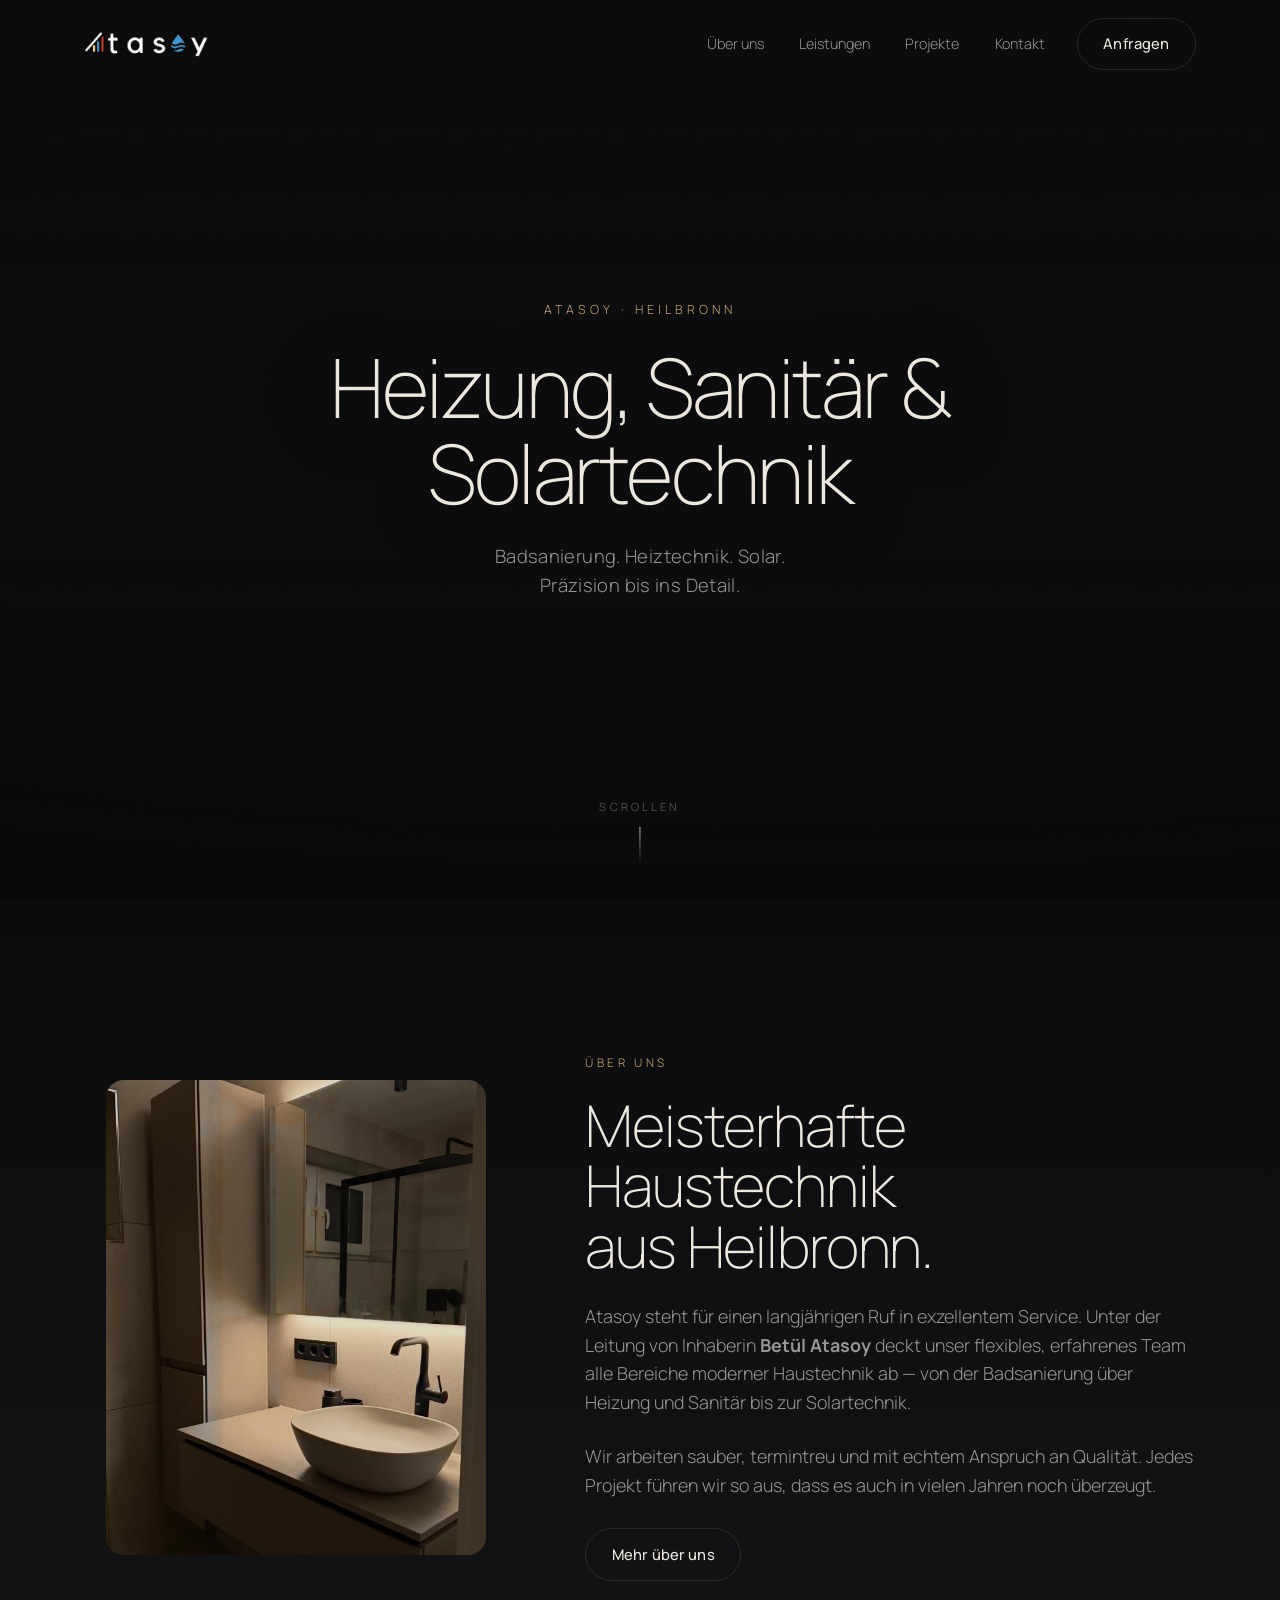
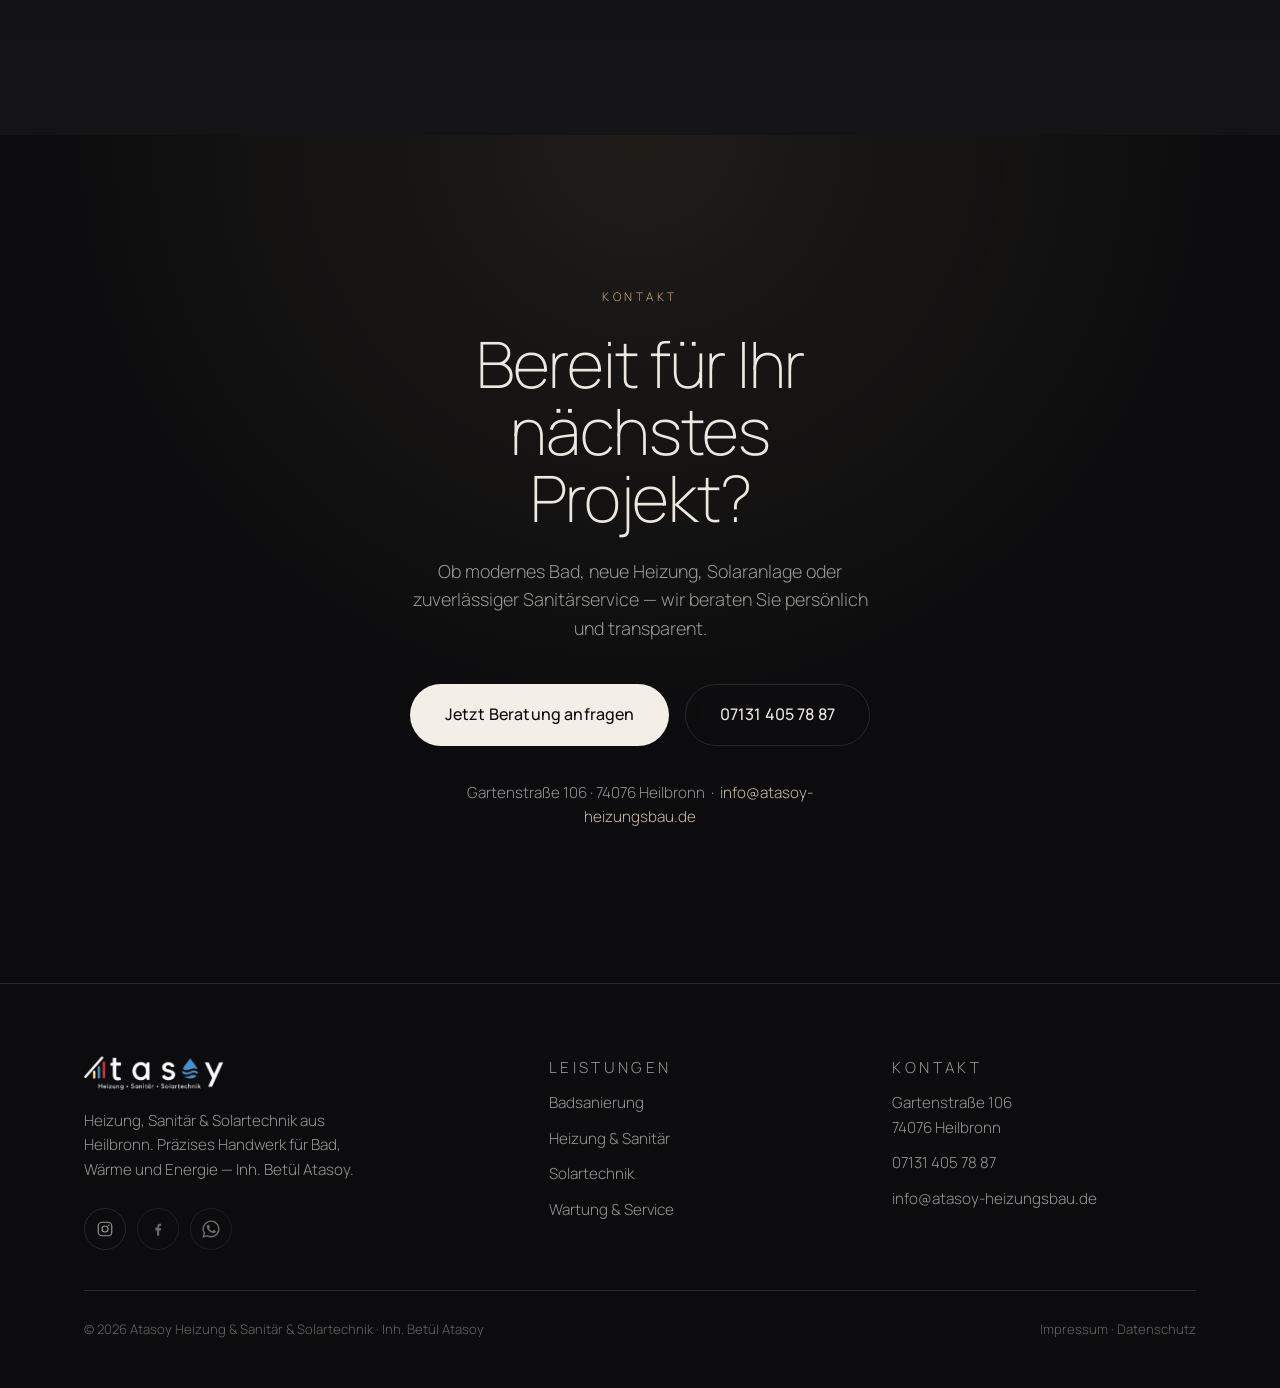
<file: index.html>
<!DOCTYPE html>
<html lang="de">
<head>
<meta charset="UTF-8" />
<meta name="viewport" content="width=device-width, initial-scale=1.0" />
<meta name="description" content="Atasoy Heizung & Sanitär & Solartechnik in Heilbronn — Badsanierung, Heiztechnik, Sanitär und Solartechnik. Präzises Handwerk, Inh. Betül Atasoy." />
<meta name="theme-color" content="#0c0c0e" />
<title>Atasoy · Heizung, Sanitär & Solartechnik in Heilbronn</title>
<link rel="preload" as="image" href="images/hero-1.jpg" media="(min-width:621px)" />
<link rel="preload" as="image" href="images/intro-1.jpg" media="(max-width:620px)" />
<link rel="preconnect" href="https://fonts.googleapis.com" />
<link rel="preconnect" href="https://fonts.gstatic.com" crossorigin />
<link href="https://fonts.googleapis.com/css2?family=Manrope:wght@200;300;400;500;600;700&display=swap" rel="stylesheet" />
<link rel="stylesheet" href="assets/styles.css?v=10" />
<link rel="icon" href="images/favicon.ico?v=10" sizes="any" />
<link rel="icon" type="image/png" sizes="32x32" href="images/favicon-32.png?v=10" />
<link rel="icon" type="image/png" sizes="16x16" href="images/favicon-16.png?v=10" />
<link rel="apple-touch-icon" href="images/apple-touch-icon.png?v=10" />
</head>
<body>
<a class="skip-link" href="#main">Zum Inhalt springen</a>

<!-- NAV -->
<header class="nav" id="nav" data-nav>
  <div class="nav__inner">
    <a class="nav__logo" href="index.html" aria-label="Atasoy Startseite">
      <img src="images/atasoy-wordmark.png" alt="Atasoy – Heizung, Sanitär, Solartechnik" />
    </a>
    <nav class="nav__links" aria-label="Hauptnavigation">
      <a href="ueber-uns.html">Über uns</a>
      <a href="leistungen.html">Leistungen</a>
      <a href="projekte.html">Projekte</a>
      <a href="kontakt.html">Kontakt</a>
    </nav>
    <a href="kontakt.html" class="btn btn--ghost nav__cta">Anfragen</a>
    <button class="nav__burger" aria-label="Menü öffnen" aria-expanded="false" data-burger><span></span><span></span></button>
  </div>
  <div class="nav__mobile">
    <a href="ueber-uns.html">Über uns</a>
    <a href="leistungen.html">Leistungen</a>
    <a href="projekte.html">Projekte</a>
    <a href="kontakt.html">Kontakt</a>
    <a href="kontakt.html" class="btn btn--solid">Anfragen</a>
  </div>
</header>

<!-- CINEMATIC SCROLL INTRO -->
<section class="intro" id="intro" data-intro aria-label="Einführung">
  <div class="intro__viewport" data-intro-viewport>
    <figure class="intro__layer" data-layer="0" style="--focus-x:50%;--focus-y:50%;">
      <picture>
        <source media="(max-width:620px)" srcset="images/intro-1.jpg" />
        <img src="images/hero-1.jpg" alt="Luxuriöses, dunkel gehaltenes Badezimmer mit Regendusche und freistehender Wanne" fetchpriority="high" decoding="async" />
      </picture>
    </figure>
    <figure class="intro__layer" data-layer="1" style="--focus-x:50%;--focus-y:45%;">
      <picture>
        <source media="(max-width:620px)" srcset="images/intro-2.jpg" />
        <img src="images/hero-2.jpg" alt="Hochwertige Regendusche mit fallendem Wasser, warmes Licht" decoding="async" />
      </picture>
    </figure>
    <figure class="intro__layer" data-layer="2" style="--focus-x:45%;--focus-y:52%;">
      <picture>
        <source media="(max-width:620px)" srcset="images/intro-3.jpg" />
        <img src="images/hero-3.jpg" alt="Detailaufnahme einer matt-schwarzen Armatur mit fließendem Wasser über einem Stein-Waschbecken" decoding="async" />
      </picture>
    </figure>
    <div class="intro__vignette" aria-hidden="true"></div>
    <div class="intro__dip" data-dip aria-hidden="true"></div>
    <div class="intro__grain" aria-hidden="true"></div>
    <div class="intro__copy">
      <div class="intro__scene" data-scene="0">
        <p class="intro__eyebrow">Atasoy · Heilbronn</p>
        <h1 class="intro__title">Heizung, Sanitär &amp;<br />Solartechnik</h1>
        <p class="intro__sub">Badsanierung. Heiztechnik. Solar.<br />Präzision bis ins Detail.</p>
      </div>
      <div class="intro__scene" data-scene="1"><h2 class="intro__title">Qualität,<br />die man sieht.</h2></div>
      <div class="intro__scene" data-scene="2"><h2 class="intro__title">Präzision<br />bis ins Detail.</h2></div>
    </div>
    <div class="intro__hint" data-hint aria-hidden="true"><span>Scrollen</span><i></i></div>
  </div>
</section>

<main id="main">
  <!-- ÜBER UNS -->
  <section class="section bg-grad" id="ueber-uns">
    <div class="container split split--feature">
      <div class="split__media split__media--portrait" data-reveal>
        <img src="images/bad-waschtisch.jpg" alt="Modernes Badezimmer mit Aufsatzwaschbecken, schwarzer Armatur und hinterleuchtetem Spiegelschrank" style="object-position:50% 48%;" loading="lazy" decoding="async" />
      </div>
      <div class="split__body" data-reveal>
        <p class="section__eyebrow">Über uns</p>
        <h2 class="section__title">Meisterhafte Haustechnik<br />aus Heilbronn.</h2>
        <p class="section__lead">Atasoy steht für einen langjährigen Ruf in exzellentem Service. Unter der Leitung von Inhaberin <strong>Betül Atasoy</strong> deckt unser flexibles, erfahrenes Team alle Bereiche moderner Haustechnik ab — von der Badsanierung über Heizung und Sanitär bis zur Solartechnik.</p>
        <p class="section__lead">Wir arbeiten sauber, termintreu und mit echtem Anspruch an Qualität. Jedes Projekt führen wir so aus, dass es auch in vielen Jahren noch überzeugt.</p>
      </div>
      <div class="split__cta" data-reveal>
        <a href="ueber-uns.html" class="btn btn--ghost">Mehr über uns</a>
      </div>
    </div>
  </section>

  <!-- KONTAKT -->
  <section class="section cta" id="kontakt">
    <div class="container cta__inner" data-reveal>
      <p class="section__eyebrow">Kontakt</p>
      <h2 class="cta__title">Bereit für Ihr<br />nächstes Projekt?</h2>
      <p class="cta__sub">Ob modernes Bad, neue Heizung, Solaranlage oder zuverlässiger Sanitärservice — wir beraten Sie persönlich und transparent.</p>
      <div class="cta__actions">
        <a href="kontakt.html" class="btn btn--solid btn--lg">Jetzt Beratung anfragen</a>
        <a href="tel:+4971314057887" class="btn btn--ghost btn--lg">07131 405 78 87</a>
      </div>
      <p class="cta__sub" style="margin-top:2.2rem;font-size:.95rem;">
        Gartenstraße 106 · 74076 Heilbronn &nbsp;·&nbsp;
        <a href="mailto:info@atasoy-heizungsbau.de" style="color:var(--sand);">info@atasoy-heizungsbau.de</a>
      </p>
    </div>
  </section>
</main>

<!-- FOOTER -->
<footer class="footer">
  <div class="container">
    <div class="footer__top">
      <div>
        <div class="footer__brand">
          <img src="images/atasoy-logo.png" alt="Atasoy – Heizung, Sanitär, Solartechnik" />
        </div>
        <p class="footer__desc">Heizung, Sanitär & Solartechnik aus Heilbronn. Präzises Handwerk für Bad, Wärme und Energie — Inh. Betül Atasoy.</p>
        <div class="social" aria-label="Social Media">
          <a href="https://www.instagram.com/atasoy.heizungsbau/" target="_blank" rel="noopener" aria-label="Instagram – atasoy.heizungsbau">
            <svg viewBox="0 0 24 24" fill="none" stroke="currentColor" stroke-width="1.6" aria-hidden="true"><rect x="3" y="3" width="18" height="18" rx="5"/><circle cx="12" cy="12" r="4"/><circle cx="17" cy="7" r="1.1" fill="currentColor" stroke="none"/></svg>
          </a>
          <a href="#" aria-label="Facebook (folgt)" title="Facebook – folgt">
            <svg viewBox="0 0 24 24" fill="currentColor" aria-hidden="true"><path d="M13.5 21v-7h2.3l.4-2.9h-2.7V9.2c0-.84.26-1.42 1.46-1.42h1.34V5.18c-.23-.03-1.03-.1-1.96-.1-1.94 0-3.27 1.18-3.27 3.36v1.66H8.5V14h2.27v7h2.73z"/></svg>
          </a>
          <a href="#" aria-label="WhatsApp (folgt)" title="WhatsApp – folgt">
            <svg viewBox="0 0 24 24" fill="currentColor" aria-hidden="true"><path d="M.5 23.5l1.6-5.9A11.4 11.4 0 1 1 12 23.4a11.4 11.4 0 0 1-5.45-1.39L.5 23.5zM6.8 19.9l.35.2a9.5 9.5 0 0 0 4.84 1.33 9.46 9.46 0 1 0-8.02-4.43l.23.37-.95 3.48 3.54-.62z"/><path d="M9.4 6.9c-.22-.49-.45-.5-.66-.51h-.56c-.2 0-.51.07-.78.37-.27.3-1.02 1-1.02 2.43s1.05 2.82 1.2 3.02 2.06 3.3 5.05 4.5c2.49.98 3 .79 3.54.74.54-.05 1.74-.71 1.99-1.4.25-.69.25-1.28.17-1.4-.07-.12-.27-.2-.56-.34-.29-.14-1.74-.86-2.01-.96-.27-.1-.47-.15-.66.15-.2.29-.76.95-.93 1.15-.17.2-.34.22-.63.07s-1.24-.46-2.36-1.46c-.87-.78-1.46-1.74-1.63-2.03-.17-.29-.02-.45.13-.6.13-.13.29-.34.44-.51.15-.17.2-.29.29-.49.1-.2.05-.37-.02-.51s-.66-1.58-.91-2.16z"/></svg>
          </a>
        </div>
      </div>
      <div class="footer__col">
        <p class="footer__coltitle">Leistungen</p>
        <a href="leistungen.html#badsanierung">Badsanierung</a>
        <a href="leistungen.html#sanitaer">Heizung &amp; Sanitär</a>
        <a href="leistungen.html#solar">Solartechnik</a>
        <a href="leistungen.html#wartung">Wartung &amp; Service</a>
      </div>
      <div class="footer__col">
        <p class="footer__coltitle">Kontakt</p>
        <p>Gartenstraße 106<br />74076 Heilbronn</p>
        <a href="tel:+4971314057887">07131 405 78 87</a>
        <a href="mailto:info@atasoy-heizungsbau.de">info@atasoy-heizungsbau.de</a>
      </div>
    </div>
    <div class="footer__bottom">
      <span>© <span data-year>2026</span> Atasoy Heizung &amp; Sanitär &amp; Solartechnik · Inh. Betül Atasoy</span>
      <span>Impressum · Datenschutz</span>
    </div>
  </div>
</footer>

<script src="assets/main.js?v=10"></script>
</body>
</html>
</file>
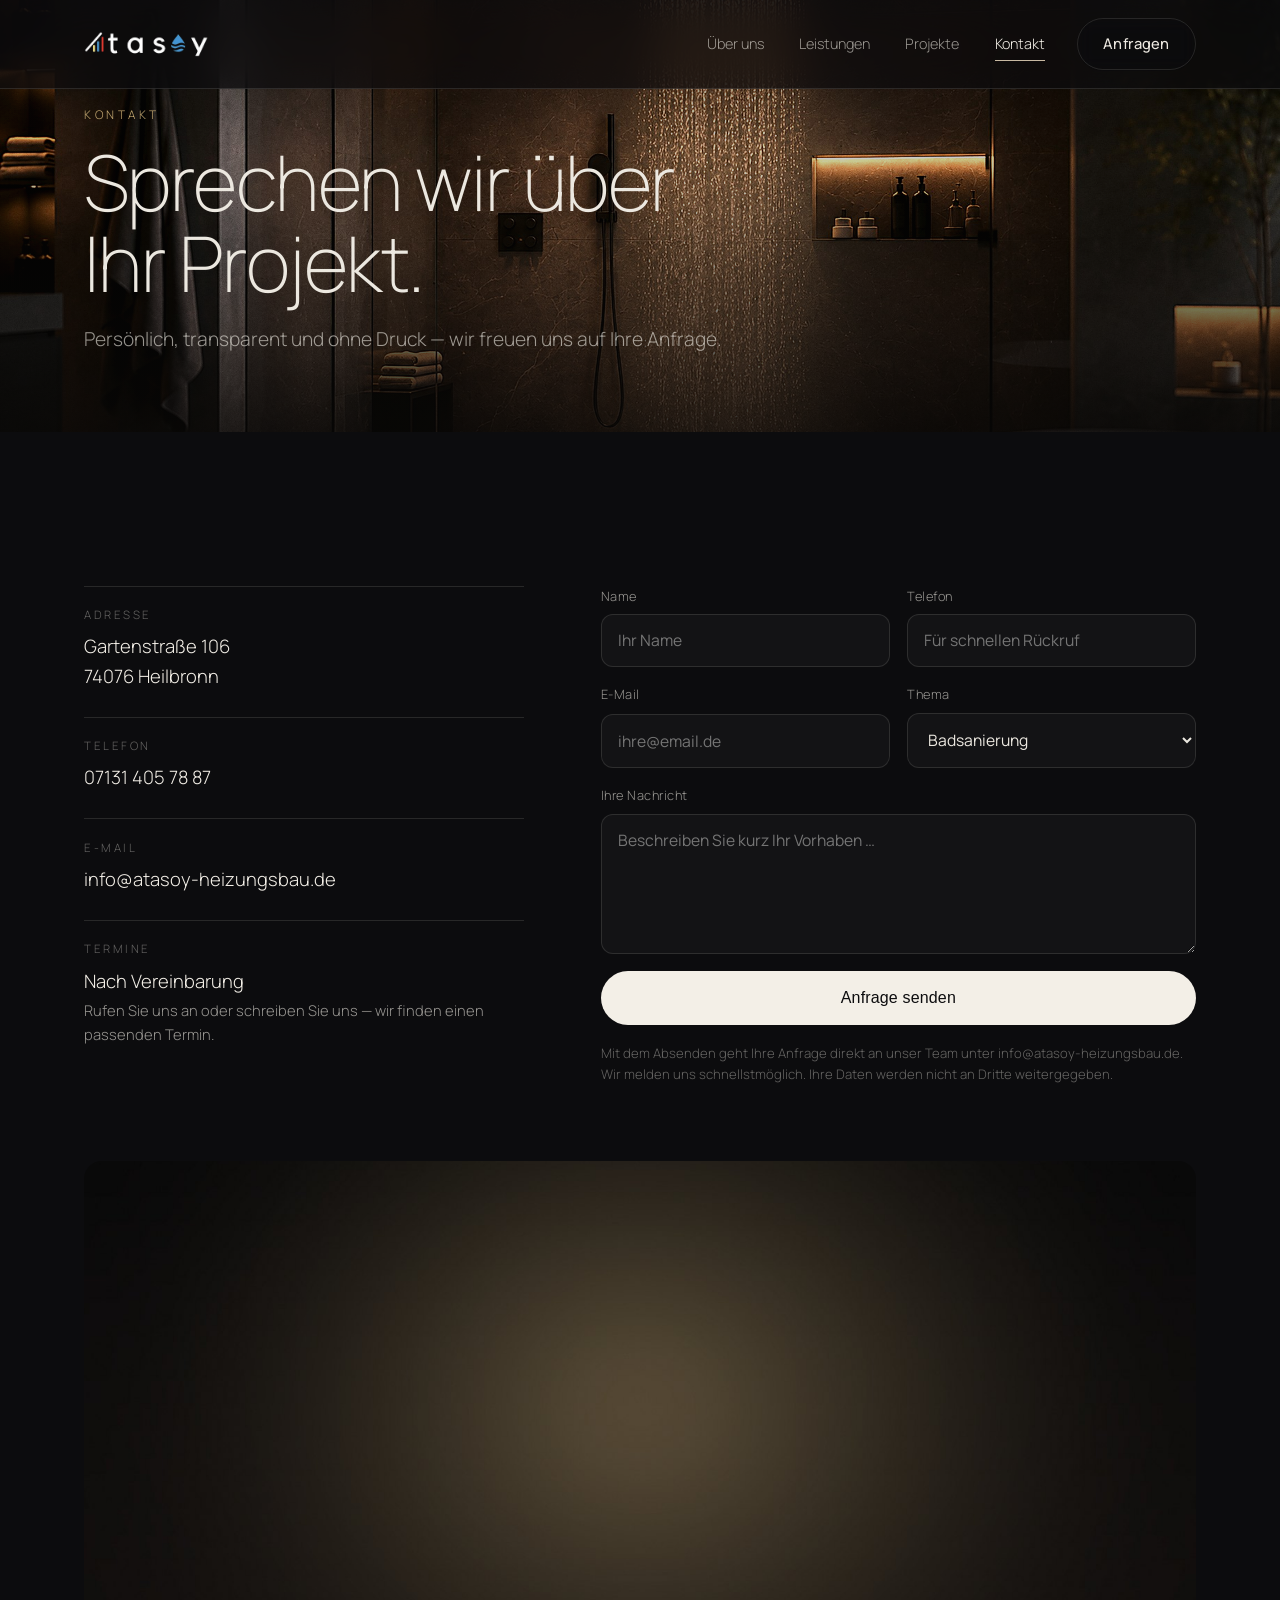
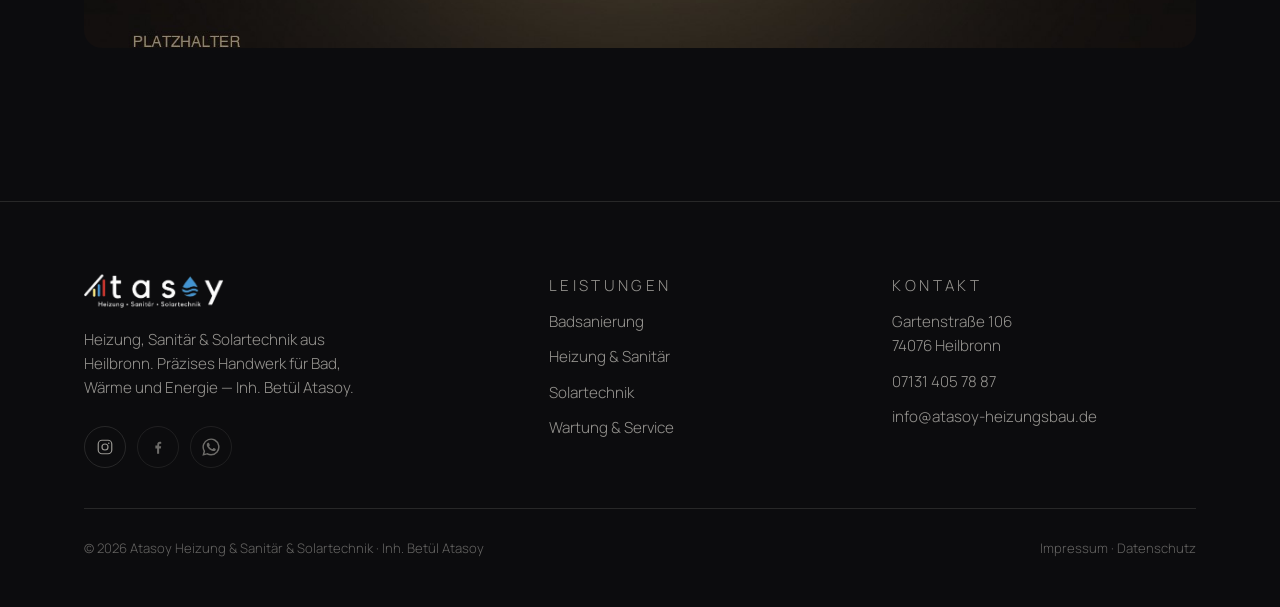
<file: kontakt.html>
<!DOCTYPE html>
<html lang="de">
<head>
<meta charset="UTF-8" />
<meta name="viewport" content="width=device-width, initial-scale=1.0" />
<meta name="description" content="Kontakt zu Atasoy Heilbronn — Gartenstraße 106, 74076 Heilbronn. Telefon 07131 405 78 87, info@atasoy-heizungsbau.de. Beratung für Bad, Heizung & Solar." />
<meta name="theme-color" content="#0c0c0e" />
<title>Kontakt · Atasoy Heizung, Sanitär & Solartechnik</title>
<link rel="preconnect" href="https://fonts.googleapis.com" />
<link rel="preconnect" href="https://fonts.gstatic.com" crossorigin />
<link href="https://fonts.googleapis.com/css2?family=Manrope:wght@200;300;400;500;600;700&display=swap" rel="stylesheet" />
<link rel="stylesheet" href="assets/styles.css?v=10" />
<link rel="icon" href="images/favicon.ico?v=10" sizes="any" />
<link rel="icon" type="image/png" sizes="32x32" href="images/favicon-32.png?v=10" />
<link rel="icon" type="image/png" sizes="16x16" href="images/favicon-16.png?v=10" />
<link rel="apple-touch-icon" href="images/apple-touch-icon.png?v=10" />
</head>
<body>
<a class="skip-link" href="#main">Zum Inhalt springen</a>

<header class="nav" id="nav" data-nav data-nav-solid>
  <div class="nav__inner">
    <a class="nav__logo" href="index.html" aria-label="Atasoy Startseite">
      <img src="images/atasoy-wordmark.png" alt="Atasoy – Heizung, Sanitär, Solartechnik" />
    </a>
    <nav class="nav__links" aria-label="Hauptnavigation">
      <a href="ueber-uns.html">Über uns</a>
      <a href="leistungen.html">Leistungen</a>
      <a href="projekte.html">Projekte</a>
      <a href="kontakt.html" aria-current="page">Kontakt</a>
    </nav>
    <a href="kontakt.html" class="btn btn--ghost nav__cta">Anfragen</a>
    <button class="nav__burger" aria-label="Menü öffnen" aria-expanded="false" data-burger><span></span><span></span></button>
  </div>
  <div class="nav__mobile">
    <a href="ueber-uns.html">Über uns</a><a href="leistungen.html">Leistungen</a>
    <a href="projekte.html">Projekte</a><a href="kontakt.html">Kontakt</a>
    <a href="kontakt.html" class="btn btn--solid">Anfragen</a>
  </div>
</header>

<section class="page-hero" style="min-height:48vh;">
  <div class="page-hero__img"><img src="images/shower-detail.jpg" alt="Hochwertiges Bad-Detail" fetchpriority="high" /></div>
  <div class="page-hero__veil"></div>
  <div class="page-hero__inner">
    <p class="page-hero__eyebrow">Kontakt</p>
    <h1 class="page-hero__title">Sprechen wir über<br />Ihr Projekt.</h1>
    <p class="page-hero__lead">Persönlich, transparent und ohne Druck — wir freuen uns auf Ihre Anfrage.</p>
  </div>
</section>

<main id="main">
  <section class="section">
    <div class="container contact-grid">
      <!-- Info -->
      <div class="info" data-reveal>
        <div class="info__row">
          <p class="info__label">Adresse</p>
          <p class="info__value">Gartenstraße 106<br />74076 Heilbronn</p>
        </div>
        <div class="info__row">
          <p class="info__label">Telefon</p>
          <p class="info__value"><a href="tel:+4971314057887">07131 405 78 87</a></p>
        </div>
        <div class="info__row">
          <p class="info__label">E-Mail</p>
          <p class="info__value"><a href="mailto:info@atasoy-heizungsbau.de">info@atasoy-heizungsbau.de</a></p>
        </div>
        <div class="info__row">
          <p class="info__label">Termine</p>
          <p class="info__value">Nach Vereinbarung</p>
          <p class="info__sub">Rufen Sie uns an oder schreiben Sie uns — wir finden einen passenden Termin.</p>
        </div>
      </div>

      <!-- Form -->
      <div data-reveal>
        <form class="form" data-contact-form>
          <!-- Web3Forms Access-Key (verknüpft mit info@atasoy-heizungsbau.de) -->
          <input type="hidden" name="access_key" value="1c1a7fc9-b426-46ae-acaa-99df50d55573" />
          <input type="hidden" name="from_name" value="Atasoy Heizungsbau – Website" />
          <input type="checkbox" name="botcheck" style="display:none" tabindex="-1" autocomplete="off" aria-hidden="true" />
          <div class="form__row">
            <div class="field">
              <label for="name">Name</label>
              <input id="name" name="name" type="text" autocomplete="name" required placeholder="Ihr Name" />
            </div>
            <div class="field">
              <label for="telefon">Telefon</label>
              <input id="telefon" name="telefon" type="tel" autocomplete="tel" placeholder="Für schnellen Rückruf" />
            </div>
          </div>
          <div class="form__row">
            <div class="field">
              <label for="email">E-Mail</label>
              <input id="email" name="email" type="email" autocomplete="email" required placeholder="ihre@email.de" />
            </div>
            <div class="field">
              <label for="thema">Thema</label>
              <select id="thema" name="thema">
                <option>Badsanierung</option>
                <option>Heizung &amp; Sanitär</option>
                <option>Heizungsmodernisierung</option>
                <option>Solartechnik</option>
                <option>Wartung &amp; Service</option>
                <option>Reparatur / Notdienst</option>
                <option>Sonstiges</option>
              </select>
            </div>
          </div>
          <div class="field">
            <label for="nachricht">Ihre Nachricht</label>
            <textarea id="nachricht" name="nachricht" placeholder="Beschreiben Sie kurz Ihr Vorhaben …" required></textarea>
          </div>
          <button type="submit" class="btn btn--solid btn--lg">Anfrage senden</button>
          <p class="form__status" data-form-status aria-live="polite" hidden></p>
          <p class="form__note">Mit dem Absenden geht Ihre Anfrage direkt an unser Team unter info@atasoy-heizungsbau.de. Wir melden uns schnellstmöglich. Ihre Daten werden nicht an Dritte weitergegeben.</p>
        </form>
      </div>
    </div>

    <div class="container">
      <div class="map" data-reveal>
        <img src="images/ph-karte.jpg" alt="Platzhalter — Kartenausschnitt Gartenstraße 106, Heilbronn" loading="lazy" />
      </div>
    </div>
  </section>
</main>

<footer class="footer">
  <div class="container">
    <div class="footer__top">
      <div>
        <div class="footer__brand"><img src="images/atasoy-logo.png" alt="Atasoy – Heizung, Sanitär, Solartechnik" /></div>
        <p class="footer__desc">Heizung, Sanitär & Solartechnik aus Heilbronn. Präzises Handwerk für Bad, Wärme und Energie — Inh. Betül Atasoy.</p>
        <div class="social" aria-label="Social Media">
          <a href="https://www.instagram.com/atasoy.heizungsbau/" target="_blank" rel="noopener" aria-label="Instagram – atasoy.heizungsbau">
            <svg viewBox="0 0 24 24" fill="none" stroke="currentColor" stroke-width="1.6" aria-hidden="true"><rect x="3" y="3" width="18" height="18" rx="5"/><circle cx="12" cy="12" r="4"/><circle cx="17" cy="7" r="1.1" fill="currentColor" stroke="none"/></svg>
          </a>
          <a href="#" aria-label="Facebook (folgt)" title="Facebook – folgt">
            <svg viewBox="0 0 24 24" fill="currentColor" aria-hidden="true"><path d="M13.5 21v-7h2.3l.4-2.9h-2.7V9.2c0-.84.26-1.42 1.46-1.42h1.34V5.18c-.23-.03-1.03-.1-1.96-.1-1.94 0-3.27 1.18-3.27 3.36v1.66H8.5V14h2.27v7h2.73z"/></svg>
          </a>
          <a href="#" aria-label="WhatsApp (folgt)" title="WhatsApp – folgt">
            <svg viewBox="0 0 24 24" fill="currentColor" aria-hidden="true"><path d="M.5 23.5l1.6-5.9A11.4 11.4 0 1 1 12 23.4a11.4 11.4 0 0 1-5.45-1.39L.5 23.5zM6.8 19.9l.35.2a9.5 9.5 0 0 0 4.84 1.33 9.46 9.46 0 1 0-8.02-4.43l.23.37-.95 3.48 3.54-.62z"/><path d="M9.4 6.9c-.22-.49-.45-.5-.66-.51h-.56c-.2 0-.51.07-.78.37-.27.3-1.02 1-1.02 2.43s1.05 2.82 1.2 3.02 2.06 3.3 5.05 4.5c2.49.98 3 .79 3.54.74.54-.05 1.74-.71 1.99-1.4.25-.69.25-1.28.17-1.4-.07-.12-.27-.2-.56-.34-.29-.14-1.74-.86-2.01-.96-.27-.1-.47-.15-.66.15-.2.29-.76.95-.93 1.15-.17.2-.34.22-.63.07s-1.24-.46-2.36-1.46c-.87-.78-1.46-1.74-1.63-2.03-.17-.29-.02-.45.13-.6.13-.13.29-.34.44-.51.15-.17.2-.29.29-.49.1-.2.05-.37-.02-.51s-.66-1.58-.91-2.16z"/></svg>
          </a>
        </div>
      </div>
      <div class="footer__col"><p class="footer__coltitle">Leistungen</p>
        <a href="leistungen.html#badsanierung">Badsanierung</a><a href="leistungen.html#sanitaer">Heizung &amp; Sanitär</a>
        <a href="leistungen.html#solar">Solartechnik</a><a href="leistungen.html#wartung">Wartung &amp; Service</a></div>
      <div class="footer__col"><p class="footer__coltitle">Kontakt</p>
        <p>Gartenstraße 106<br />74076 Heilbronn</p>
        <a href="tel:+4971314057887">07131 405 78 87</a>
        <a href="mailto:info@atasoy-heizungsbau.de">info@atasoy-heizungsbau.de</a></div>
    </div>
    <div class="footer__bottom">
      <span>© <span data-year>2026</span> Atasoy Heizung &amp; Sanitär &amp; Solartechnik · Inh. Betül Atasoy</span>
      <span>Impressum · Datenschutz</span>
    </div>
  </div>
</footer>

<script src="assets/main.js?v=10"></script>
</body>
</html>
</file>
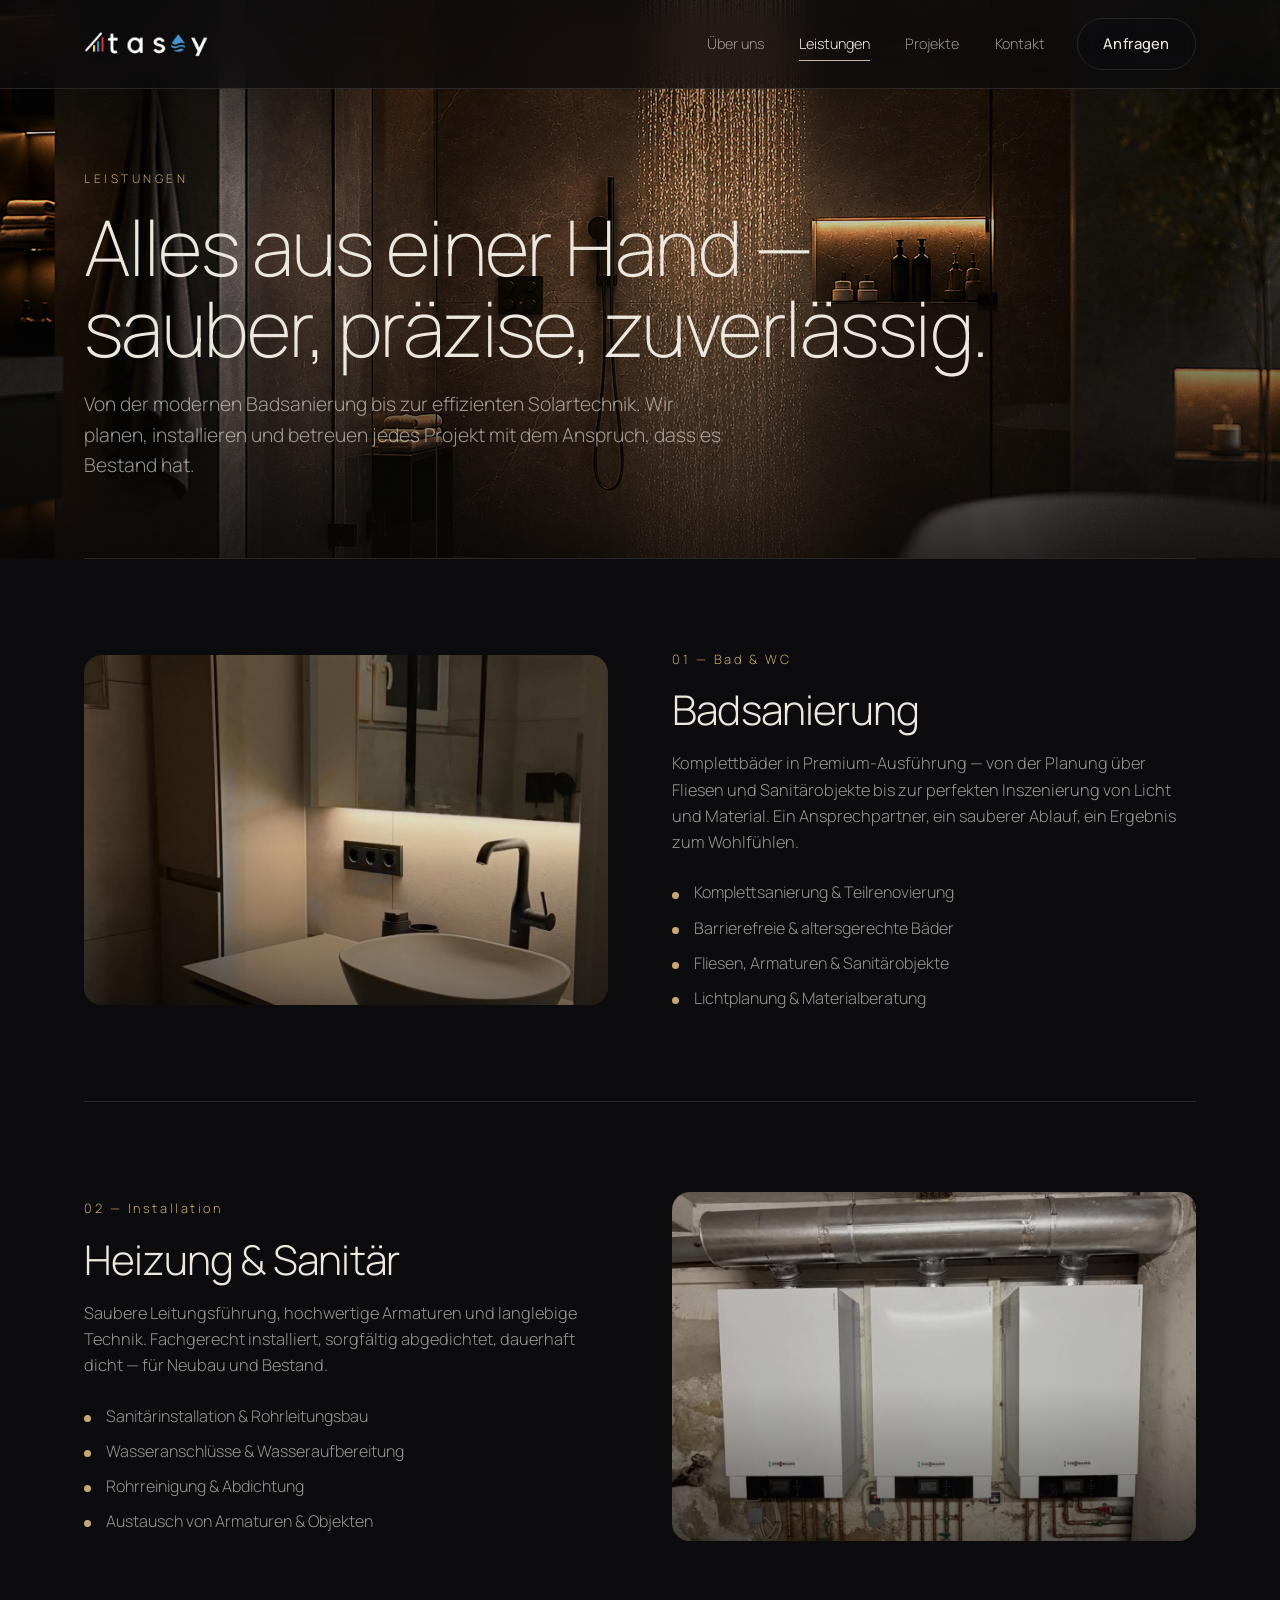
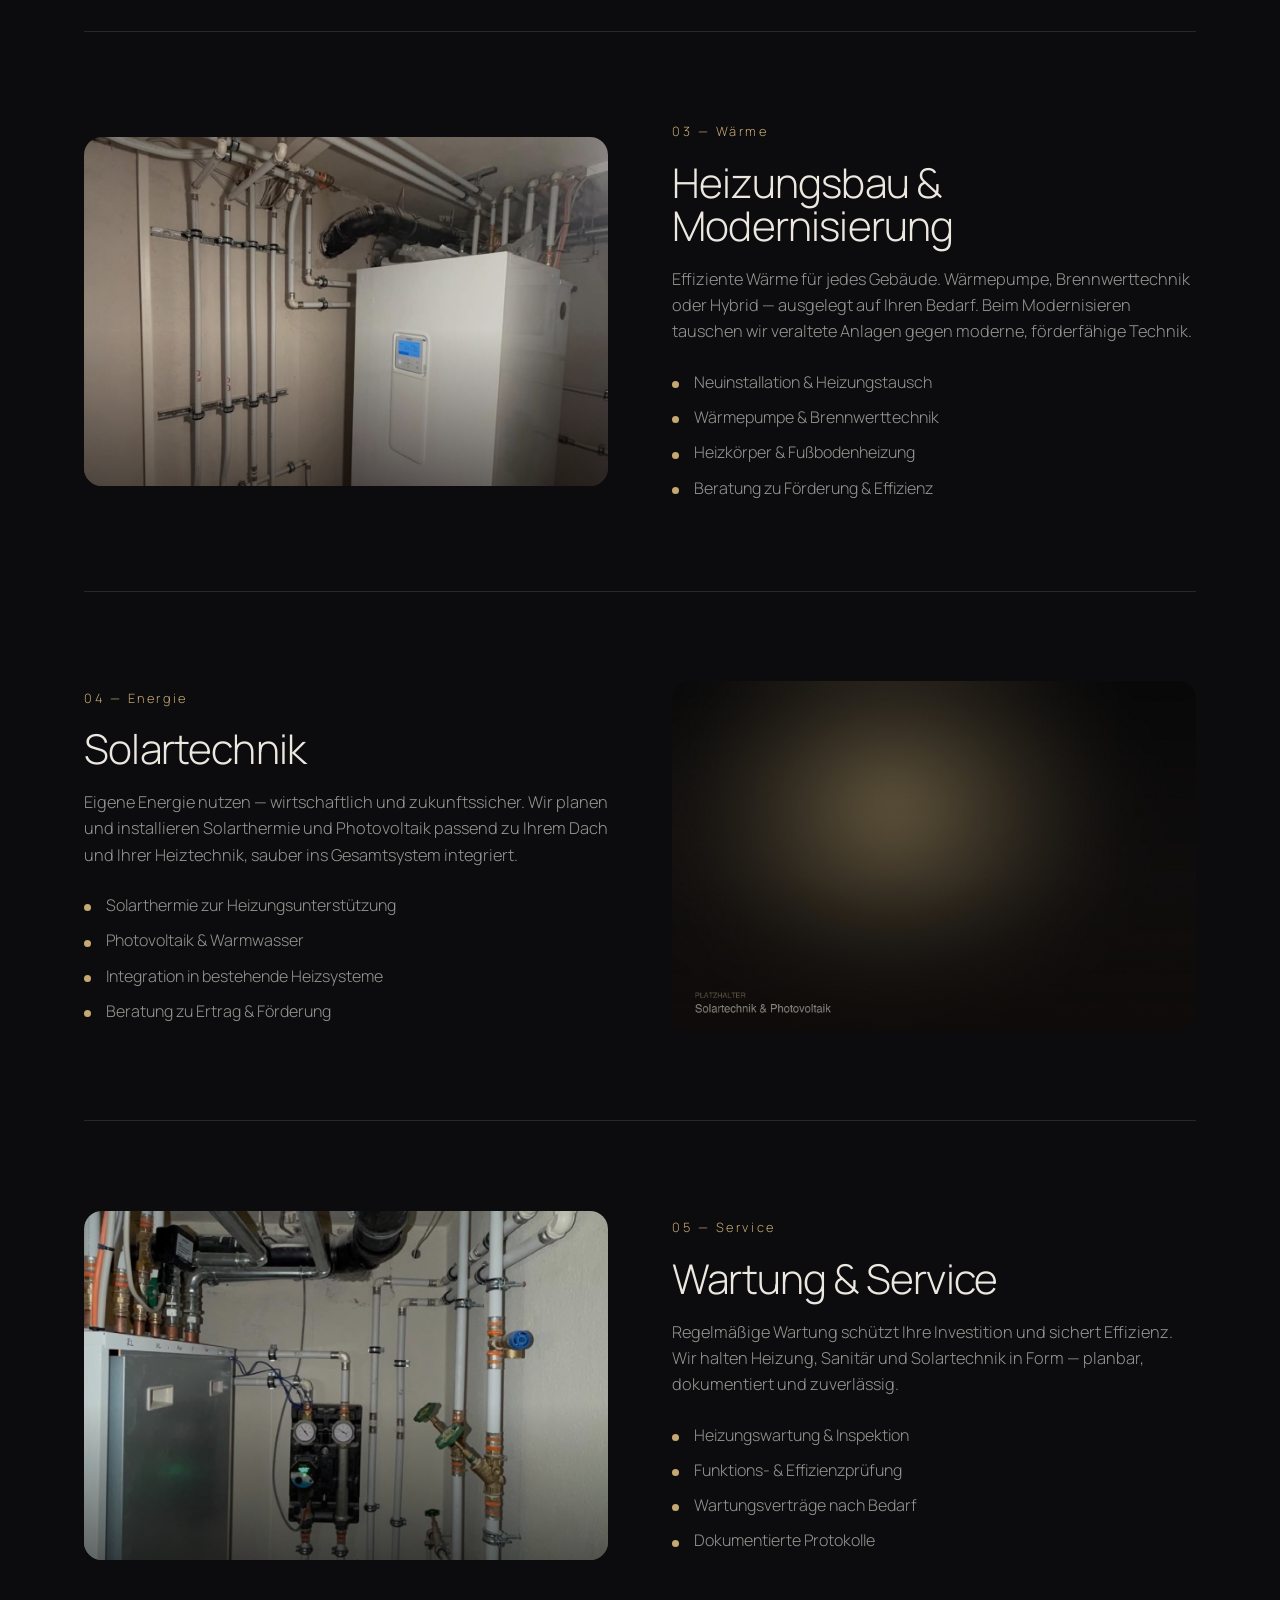
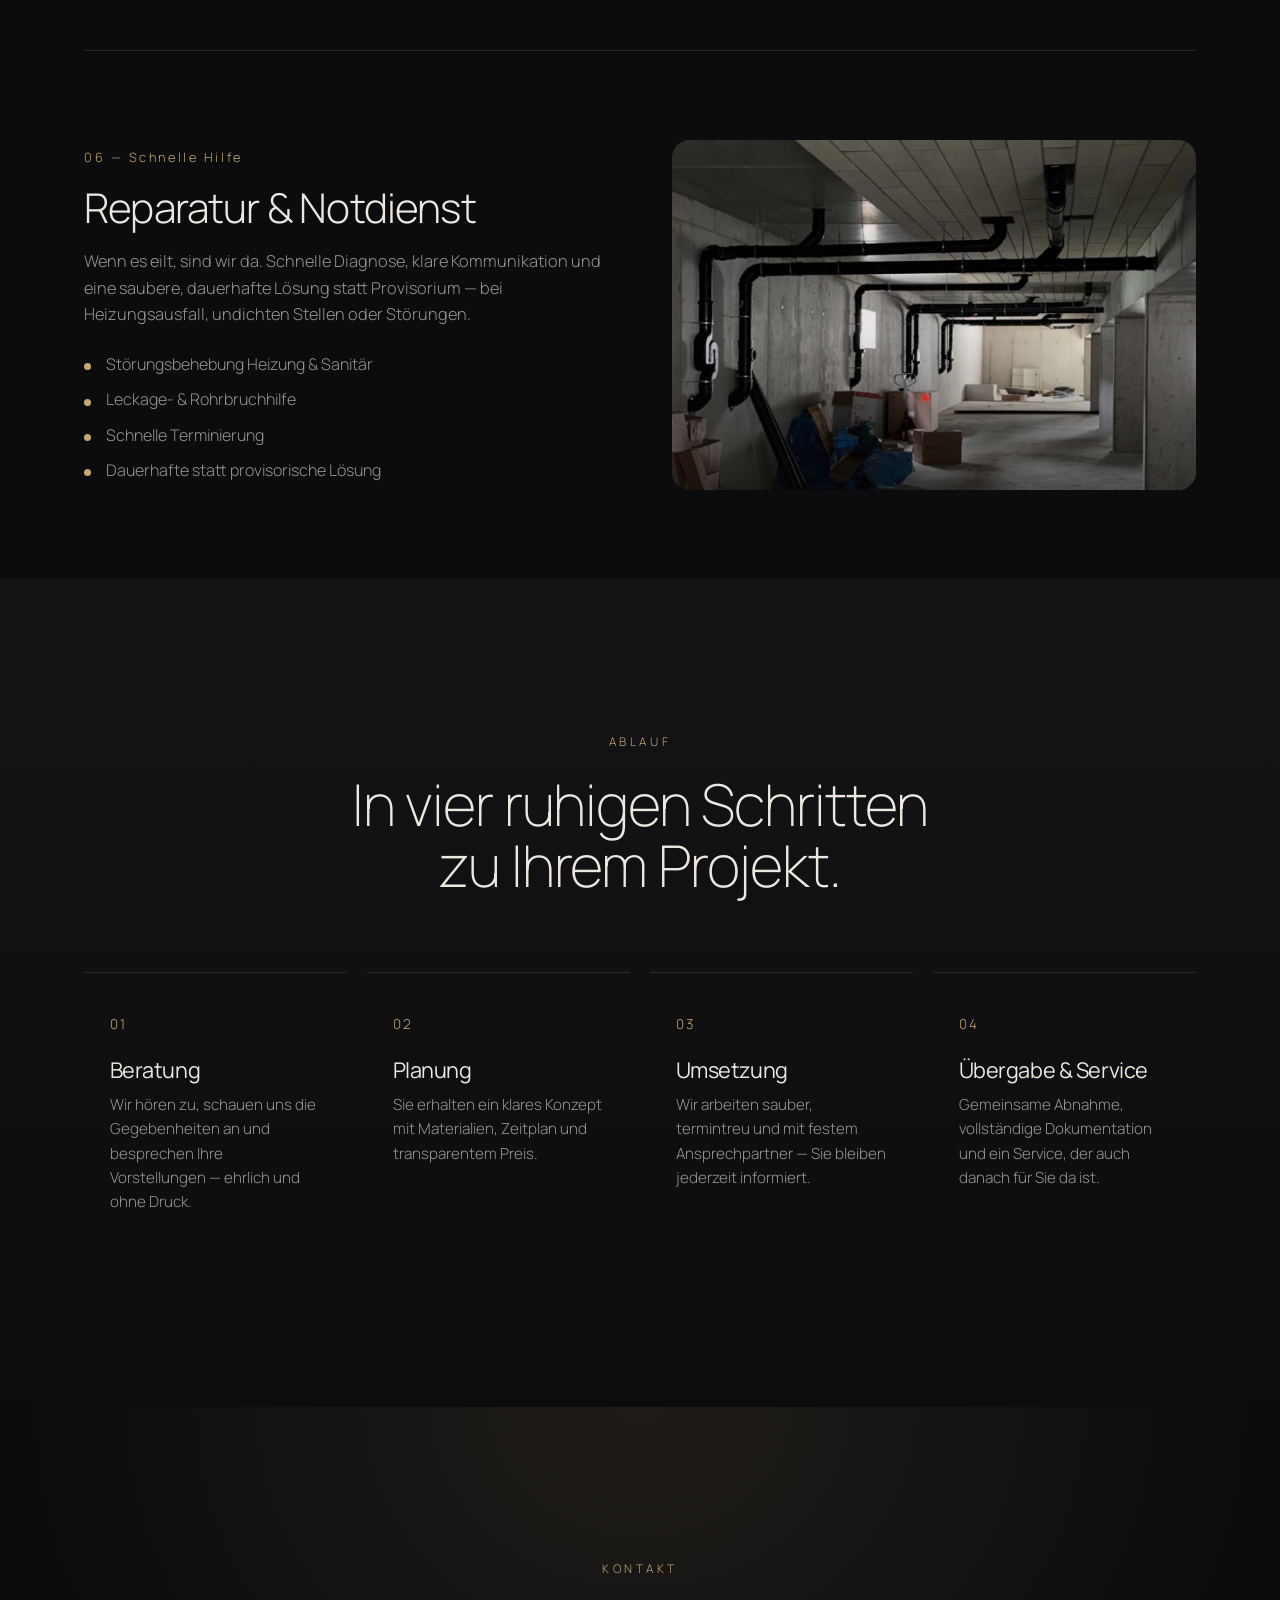
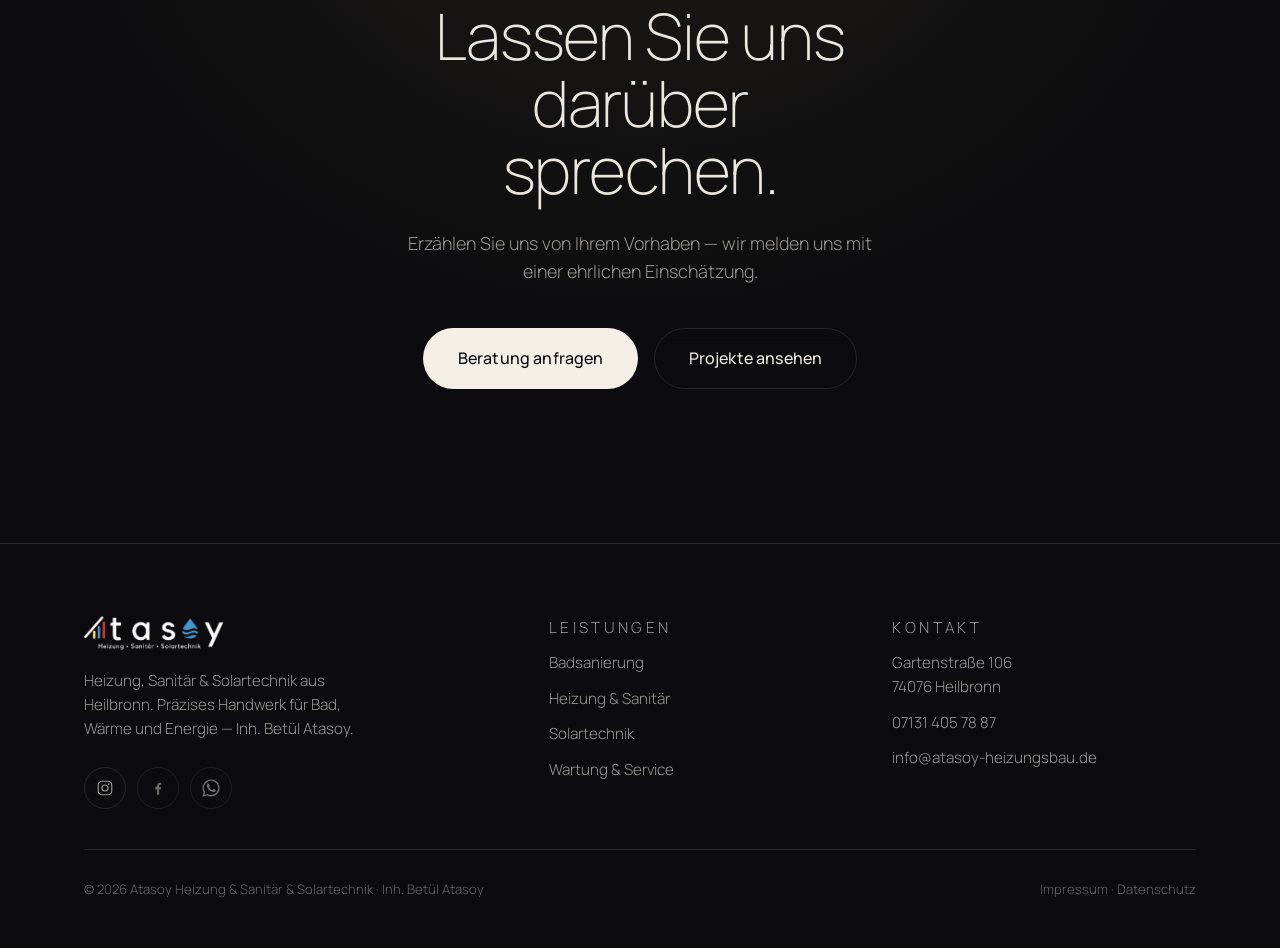
<file: leistungen.html>
<!DOCTYPE html>
<html lang="de">
<head>
<meta charset="UTF-8" />
<meta name="viewport" content="width=device-width, initial-scale=1.0" />
<meta name="description" content="Leistungen von Atasoy Heilbronn: Badsanierung, Heizung & Sanitär, Heizungsmodernisierung, Solartechnik, Wartung & Service sowie Reparatur & Notdienst." />
<meta name="theme-color" content="#0c0c0e" />
<title>Leistungen · Atasoy Heizung, Sanitär & Solartechnik</title>
<link rel="preconnect" href="https://fonts.googleapis.com" />
<link rel="preconnect" href="https://fonts.gstatic.com" crossorigin />
<link href="https://fonts.googleapis.com/css2?family=Manrope:wght@200;300;400;500;600;700&display=swap" rel="stylesheet" />
<link rel="stylesheet" href="assets/styles.css?v=10" />
<link rel="icon" href="images/favicon.ico?v=10" sizes="any" />
<link rel="icon" type="image/png" sizes="32x32" href="images/favicon-32.png?v=10" />
<link rel="icon" type="image/png" sizes="16x16" href="images/favicon-16.png?v=10" />
<link rel="apple-touch-icon" href="images/apple-touch-icon.png?v=10" />
</head>
<body>
<a class="skip-link" href="#main">Zum Inhalt springen</a>

<header class="nav" id="nav" data-nav data-nav-solid>
  <div class="nav__inner">
    <a class="nav__logo" href="index.html" aria-label="Atasoy Startseite">
      <img src="images/atasoy-wordmark.png" alt="Atasoy – Heizung, Sanitär, Solartechnik" />
    </a>
    <nav class="nav__links" aria-label="Hauptnavigation">
      <a href="ueber-uns.html">Über uns</a>
      <a href="leistungen.html" aria-current="page">Leistungen</a>
      <a href="projekte.html">Projekte</a>
      <a href="kontakt.html">Kontakt</a>
    </nav>
    <a href="kontakt.html" class="btn btn--ghost nav__cta">Anfragen</a>
    <button class="nav__burger" aria-label="Menü öffnen" aria-expanded="false" data-burger><span></span><span></span></button>
  </div>
  <div class="nav__mobile">
    <a href="ueber-uns.html">Über uns</a><a href="leistungen.html">Leistungen</a>
    <a href="projekte.html">Projekte</a><a href="kontakt.html">Kontakt</a>
    <a href="kontakt.html" class="btn btn--solid">Anfragen</a>
  </div>
</header>

<!-- PAGE HERO -->
<section class="page-hero">
  <div class="page-hero__img"><img src="images/shower-detail.jpg" alt="Regendusche in einem hochwertigen Bad" fetchpriority="high" /></div>
  <div class="page-hero__veil"></div>
  <div class="page-hero__inner">
    <p class="page-hero__eyebrow">Leistungen</p>
    <h1 class="page-hero__title">Alles aus einer Hand —<br />sauber, präzise, zuverlässig.</h1>
    <p class="page-hero__lead">Von der modernen Badsanierung bis zur effizienten Solartechnik. Wir planen, installieren und betreuen jedes Projekt mit dem Anspruch, dass es Bestand hat.</p>
  </div>
</section>

<main id="main">
  <div class="container">

    <article class="svc" id="badsanierung">
      <div class="svc__media" data-reveal><img src="images/bad-waschtisch.jpg" alt="Modernes Badezimmer mit Aufsatzwaschbecken, schwarzer Armatur und hinterleuchtetem Spiegelschrank" style="object-position:50% 55%;" loading="lazy" /></div>
      <div data-reveal>
        <p class="svc__num">01 — Bad &amp; WC</p>
        <h2 class="svc__title">Badsanierung</h2>
        <p class="svc__text">Komplettbäder in Premium-Ausführung — von der Planung über Fliesen und Sanitärobjekte bis zur perfekten Inszenierung von Licht und Material. Ein Ansprechpartner, ein sauberer Ablauf, ein Ergebnis zum Wohlfühlen.</p>
        <ul class="svc__list">
          <li>Komplettsanierung &amp; Teilrenovierung</li>
          <li>Barrierefreie &amp; altersgerechte Bäder</li>
          <li>Fliesen, Armaturen &amp; Sanitärobjekte</li>
          <li>Lichtplanung &amp; Materialberatung</li>
        </ul>
      </div>
    </article>

    <article class="svc" id="sanitaer">
      <div class="svc__media" data-reveal><img src="images/heizung-thermen.jpg" alt="Drei moderne Viessmann-Brennwertthermen mit sauber verlegten Kupferleitungen" style="object-position:50% 42%;" loading="lazy" /></div>
      <div data-reveal>
        <p class="svc__num">02 — Installation</p>
        <h2 class="svc__title">Heizung &amp; Sanitär</h2>
        <p class="svc__text">Saubere Leitungsführung, hochwertige Armaturen und langlebige Technik. Fachgerecht installiert, sorgfältig abgedichtet, dauerhaft dicht — für Neubau und Bestand.</p>
        <ul class="svc__list">
          <li>Sanitärinstallation &amp; Rohrleitungsbau</li>
          <li>Wasseranschlüsse &amp; Wasseraufbereitung</li>
          <li>Rohrreinigung &amp; Abdichtung</li>
          <li>Austausch von Armaturen &amp; Objekten</li>
        </ul>
      </div>
    </article>

    <article class="svc" id="heizung">
      <div class="svc__media" data-reveal><img src="images/waermepumpe.jpg" alt="Moderne Wärmepumpe mit Pufferspeicher und sauber verlegter Heizungsverrohrung" style="object-position:50% 45%;" loading="lazy" /></div>
      <div data-reveal>
        <p class="svc__num">03 — Wärme</p>
        <h2 class="svc__title">Heizungsbau &amp; Modernisierung</h2>
        <p class="svc__text">Effiziente Wärme für jedes Gebäude. Wärmepumpe, Brennwerttechnik oder Hybrid — ausgelegt auf Ihren Bedarf. Beim Modernisieren tauschen wir veraltete Anlagen gegen moderne, förderfähige Technik.</p>
        <ul class="svc__list">
          <li>Neuinstallation &amp; Heizungstausch</li>
          <li>Wärmepumpe &amp; Brennwerttechnik</li>
          <li>Heizkörper &amp; Fußbodenheizung</li>
          <li>Beratung zu Förderung &amp; Effizienz</li>
        </ul>
      </div>
    </article>

    <article class="svc" id="solar">
      <div class="svc__media" data-reveal><img src="images/ph-solar.jpg" alt="Platzhalter — Solartechnik & Photovoltaik" loading="lazy" /></div>
      <div data-reveal>
        <p class="svc__num">04 — Energie</p>
        <h2 class="svc__title">Solartechnik</h2>
        <p class="svc__text">Eigene Energie nutzen — wirtschaftlich und zukunftssicher. Wir planen und installieren Solarthermie und Photovoltaik passend zu Ihrem Dach und Ihrer Heiztechnik, sauber ins Gesamtsystem integriert.</p>
        <ul class="svc__list">
          <li>Solarthermie zur Heizungsunterstützung</li>
          <li>Photovoltaik &amp; Warmwasser</li>
          <li>Integration in bestehende Heizsysteme</li>
          <li>Beratung zu Ertrag &amp; Förderung</li>
        </ul>
      </div>
    </article>

    <article class="svc" id="wartung">
      <div class="svc__media" data-reveal><img src="images/wartung-technik.jpg" alt="Heizkreisverteiler mit Manometern und Umwälzpumpe — Wartung der Haustechnik" style="object-position:50% 55%;" loading="lazy" /></div>
      <div data-reveal>
        <p class="svc__num">05 — Service</p>
        <h2 class="svc__title">Wartung &amp; Service</h2>
        <p class="svc__text">Regelmäßige Wartung schützt Ihre Investition und sichert Effizienz. Wir halten Heizung, Sanitär und Solartechnik in Form — planbar, dokumentiert und zuverlässig.</p>
        <ul class="svc__list">
          <li>Heizungswartung &amp; Inspektion</li>
          <li>Funktions- &amp; Effizienzprüfung</li>
          <li>Wartungsverträge nach Bedarf</li>
          <li>Dokumentierte Protokolle</li>
        </ul>
      </div>
    </article>

    <article class="svc" id="reparatur">
      <div class="svc__media" data-reveal><img src="images/reparatur-rohr.jpg" alt="Fachgerecht verlegte Abwasser- und Rohrleitungen im Technikbereich" style="object-position:50% 38%;" loading="lazy" /></div>
      <div data-reveal>
        <p class="svc__num">06 — Schnelle Hilfe</p>
        <h2 class="svc__title">Reparatur &amp; Notdienst</h2>
        <p class="svc__text">Wenn es eilt, sind wir da. Schnelle Diagnose, klare Kommunikation und eine saubere, dauerhafte Lösung statt Provisorium — bei Heizungsausfall, undichten Stellen oder Störungen.</p>
        <ul class="svc__list">
          <li>Störungsbehebung Heizung &amp; Sanitär</li>
          <li>Leckage- &amp; Rohrbruchhilfe</li>
          <li>Schnelle Terminierung</li>
          <li>Dauerhafte statt provisorische Lösung</li>
        </ul>
      </div>
    </article>
  </div>

  <!-- PROZESS -->
  <section class="section bg-grad-rev">
    <div class="container">
      <header class="section__head section__head--center" data-reveal>
        <p class="section__eyebrow">Ablauf</p>
        <h2 class="section__title">In vier ruhigen Schritten<br />zu Ihrem Projekt.</h2>
      </header>
      <ol class="process__list">
        <li class="process__step" data-reveal><span class="process__num">01</span><h3>Beratung</h3><p>Wir hören zu, schauen uns die Gegebenheiten an und besprechen Ihre Vorstellungen — ehrlich und ohne Druck.</p></li>
        <li class="process__step" data-reveal><span class="process__num">02</span><h3>Planung</h3><p>Sie erhalten ein klares Konzept mit Materialien, Zeitplan und transparentem Preis.</p></li>
        <li class="process__step" data-reveal><span class="process__num">03</span><h3>Umsetzung</h3><p>Wir arbeiten sauber, termintreu und mit festem Ansprechpartner — Sie bleiben jederzeit informiert.</p></li>
        <li class="process__step" data-reveal><span class="process__num">04</span><h3>Übergabe &amp; Service</h3><p>Gemeinsame Abnahme, vollständige Dokumentation und ein Service, der auch danach für Sie da ist.</p></li>
      </ol>
    </div>
  </section>

  <!-- CTA -->
  <section class="section cta">
    <div class="container cta__inner" data-reveal>
      <p class="section__eyebrow">Kontakt</p>
      <h2 class="cta__title">Lassen Sie uns<br />darüber sprechen.</h2>
      <p class="cta__sub">Erzählen Sie uns von Ihrem Vorhaben — wir melden uns mit einer ehrlichen Einschätzung.</p>
      <div class="cta__actions">
        <a href="kontakt.html" class="btn btn--solid btn--lg">Beratung anfragen</a>
        <a href="projekte.html" class="btn btn--ghost btn--lg">Projekte ansehen</a>
      </div>
    </div>
  </section>
</main>

<footer class="footer">
  <div class="container">
    <div class="footer__top">
      <div>
        <div class="footer__brand"><img src="images/atasoy-logo.png" alt="Atasoy – Heizung, Sanitär, Solartechnik" /></div>
        <p class="footer__desc">Heizung, Sanitär & Solartechnik aus Heilbronn. Präzises Handwerk für Bad, Wärme und Energie — Inh. Betül Atasoy.</p>
        <div class="social" aria-label="Social Media">
          <a href="https://www.instagram.com/atasoy.heizungsbau/" target="_blank" rel="noopener" aria-label="Instagram – atasoy.heizungsbau">
            <svg viewBox="0 0 24 24" fill="none" stroke="currentColor" stroke-width="1.6" aria-hidden="true"><rect x="3" y="3" width="18" height="18" rx="5"/><circle cx="12" cy="12" r="4"/><circle cx="17" cy="7" r="1.1" fill="currentColor" stroke="none"/></svg>
          </a>
          <a href="#" aria-label="Facebook (folgt)" title="Facebook – folgt">
            <svg viewBox="0 0 24 24" fill="currentColor" aria-hidden="true"><path d="M13.5 21v-7h2.3l.4-2.9h-2.7V9.2c0-.84.26-1.42 1.46-1.42h1.34V5.18c-.23-.03-1.03-.1-1.96-.1-1.94 0-3.27 1.18-3.27 3.36v1.66H8.5V14h2.27v7h2.73z"/></svg>
          </a>
          <a href="#" aria-label="WhatsApp (folgt)" title="WhatsApp – folgt">
            <svg viewBox="0 0 24 24" fill="currentColor" aria-hidden="true"><path d="M.5 23.5l1.6-5.9A11.4 11.4 0 1 1 12 23.4a11.4 11.4 0 0 1-5.45-1.39L.5 23.5zM6.8 19.9l.35.2a9.5 9.5 0 0 0 4.84 1.33 9.46 9.46 0 1 0-8.02-4.43l.23.37-.95 3.48 3.54-.62z"/><path d="M9.4 6.9c-.22-.49-.45-.5-.66-.51h-.56c-.2 0-.51.07-.78.37-.27.3-1.02 1-1.02 2.43s1.05 2.82 1.2 3.02 2.06 3.3 5.05 4.5c2.49.98 3 .79 3.54.74.54-.05 1.74-.71 1.99-1.4.25-.69.25-1.28.17-1.4-.07-.12-.27-.2-.56-.34-.29-.14-1.74-.86-2.01-.96-.27-.1-.47-.15-.66.15-.2.29-.76.95-.93 1.15-.17.2-.34.22-.63.07s-1.24-.46-2.36-1.46c-.87-.78-1.46-1.74-1.63-2.03-.17-.29-.02-.45.13-.6.13-.13.29-.34.44-.51.15-.17.2-.29.29-.49.1-.2.05-.37-.02-.51s-.66-1.58-.91-2.16z"/></svg>
          </a>
        </div>
      </div>
      <div class="footer__col"><p class="footer__coltitle">Leistungen</p>
        <a href="leistungen.html#badsanierung">Badsanierung</a><a href="leistungen.html#sanitaer">Heizung &amp; Sanitär</a>
        <a href="leistungen.html#solar">Solartechnik</a><a href="leistungen.html#wartung">Wartung &amp; Service</a></div>
      <div class="footer__col"><p class="footer__coltitle">Kontakt</p>
        <p>Gartenstraße 106<br />74076 Heilbronn</p>
        <a href="tel:+4971314057887">07131 405 78 87</a>
        <a href="mailto:info@atasoy-heizungsbau.de">info@atasoy-heizungsbau.de</a></div>
    </div>
    <div class="footer__bottom">
      <span>© <span data-year>2026</span> Atasoy Heizung &amp; Sanitär &amp; Solartechnik · Inh. Betül Atasoy</span>
      <span>Impressum · Datenschutz</span>
    </div>
  </div>
</footer>

<script src="assets/main.js?v=10"></script>
</body>
</html>
</file>
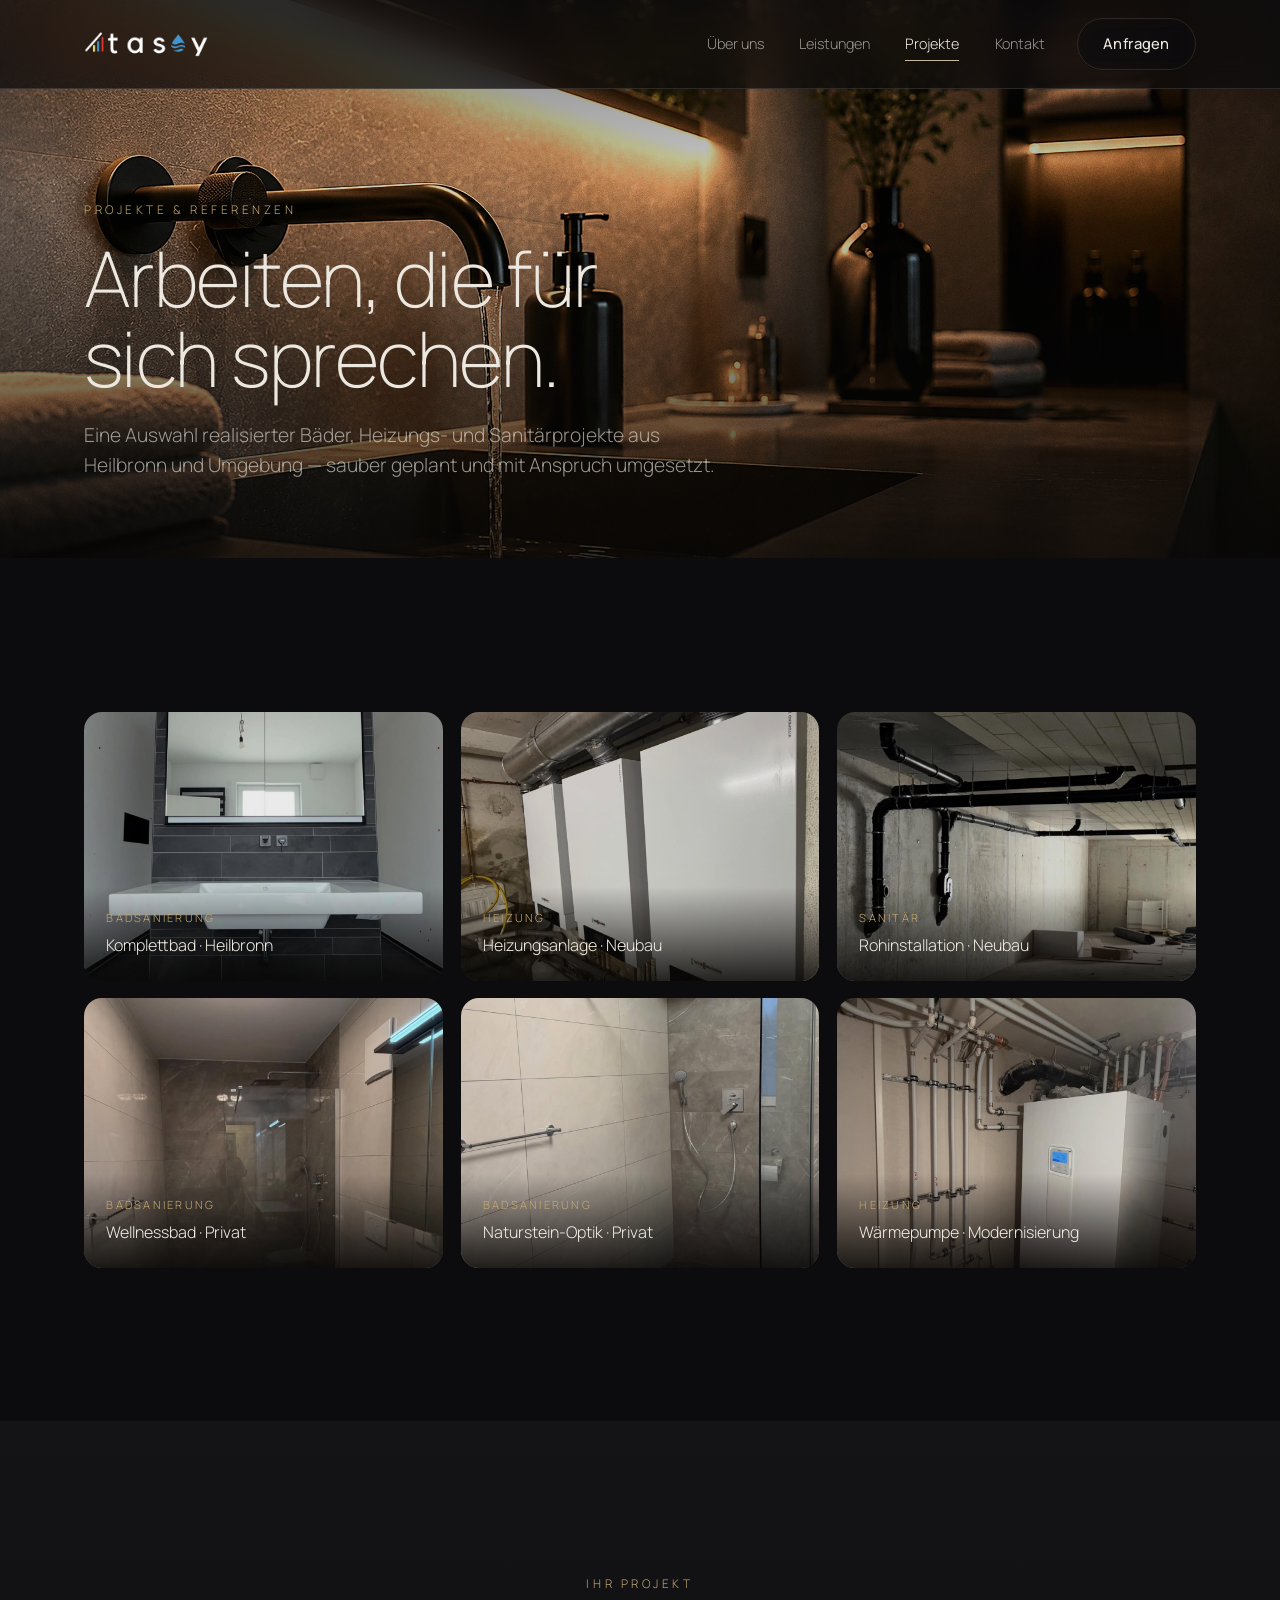
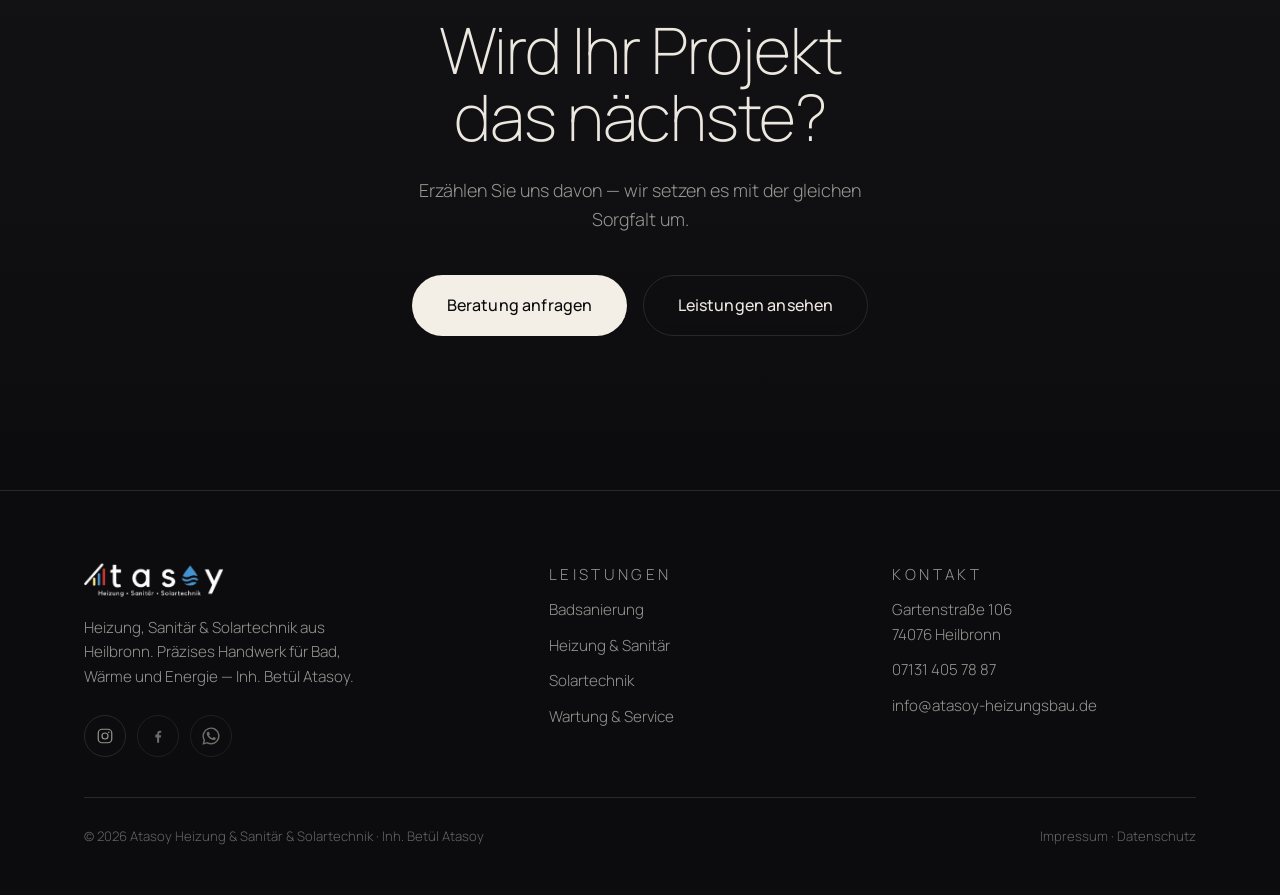
<file: projekte.html>
<!DOCTYPE html>
<html lang="de">
<head>
<meta charset="UTF-8" />
<meta name="viewport" content="width=device-width, initial-scale=1.0" />
<meta name="description" content="Referenzen & Projekte von Atasoy Heilbronn — Bäder, Heizungsanlagen und Solartechnik. Eine Auswahl realisierter Arbeiten." />
<meta name="theme-color" content="#0c0c0e" />
<title>Projekte · Atasoy Heizung, Sanitär & Solartechnik</title>
<link rel="preconnect" href="https://fonts.googleapis.com" />
<link rel="preconnect" href="https://fonts.gstatic.com" crossorigin />
<link href="https://fonts.googleapis.com/css2?family=Manrope:wght@200;300;400;500;600;700&display=swap" rel="stylesheet" />
<link rel="stylesheet" href="assets/styles.css?v=10" />
<link rel="icon" href="images/favicon.ico?v=10" sizes="any" />
<link rel="icon" type="image/png" sizes="32x32" href="images/favicon-32.png?v=10" />
<link rel="icon" type="image/png" sizes="16x16" href="images/favicon-16.png?v=10" />
<link rel="apple-touch-icon" href="images/apple-touch-icon.png?v=10" />
</head>
<body>
<a class="skip-link" href="#main">Zum Inhalt springen</a>

<header class="nav" id="nav" data-nav data-nav-solid>
  <div class="nav__inner">
    <a class="nav__logo" href="index.html" aria-label="Atasoy Startseite">
      <img src="images/atasoy-wordmark.png" alt="Atasoy – Heizung, Sanitär, Solartechnik" />
    </a>
    <nav class="nav__links" aria-label="Hauptnavigation">
      <a href="ueber-uns.html">Über uns</a>
      <a href="leistungen.html">Leistungen</a>
      <a href="projekte.html" aria-current="page">Projekte</a>
      <a href="kontakt.html">Kontakt</a>
    </nav>
    <a href="kontakt.html" class="btn btn--ghost nav__cta">Anfragen</a>
    <button class="nav__burger" aria-label="Menü öffnen" aria-expanded="false" data-burger><span></span><span></span></button>
  </div>
  <div class="nav__mobile">
    <a href="ueber-uns.html">Über uns</a><a href="leistungen.html">Leistungen</a>
    <a href="projekte.html">Projekte</a><a href="kontakt.html">Kontakt</a>
    <a href="kontakt.html" class="btn btn--solid">Anfragen</a>
  </div>
</header>

<section class="page-hero">
  <div class="page-hero__img"><img src="images/faucet-detail.jpg" alt="Detail einer hochwertigen Armatur" fetchpriority="high" /></div>
  <div class="page-hero__veil"></div>
  <div class="page-hero__inner">
    <p class="page-hero__eyebrow">Projekte &amp; Referenzen</p>
    <h1 class="page-hero__title">Arbeiten, die für<br />sich sprechen.</h1>
    <p class="page-hero__lead">Eine Auswahl realisierter Bäder, Heizungs- und Sanitärprojekte aus Heilbronn und Umgebung — sauber geplant und mit Anspruch umgesetzt.</p>
  </div>
</section>

<main id="main">
  <section class="section">
    <div class="container">
      <div class="gallery">
        <a class="gallery__item" data-reveal href="kontakt.html">
          <img src="images/projekt-bad-anthrazit.jpg" alt="Modernes Bad mit Anthrazit-Schieferwand, großem Waschbecken und Spiegel" style="object-position:50% 52%;" loading="lazy" />
          <div class="gallery__cap"><span class="gallery__tag">Badsanierung</span>Komplettbad · Heilbronn</div>
        </a>
        <a class="gallery__item" data-reveal href="kontakt.html">
          <img src="images/projekt-heizung-neubau.jpg" alt="Drei neue Brennwertthermen mit Abgasanlage im Heizraum" style="object-position:50% 45%;" loading="lazy" />
          <div class="gallery__cap"><span class="gallery__tag">Heizung</span>Heizungsanlage · Neubau</div>
        </a>
        <a class="gallery__item" data-reveal href="kontakt.html">
          <img src="images/projekt-sanitaer.jpg" alt="Fachgerecht verlegte Abwasserleitungen im Neubau" style="object-position:50% 40%;" loading="lazy" />
          <div class="gallery__cap"><span class="gallery__tag">Sanitär</span>Rohinstallation · Neubau</div>
        </a>
        <a class="gallery__item" data-reveal href="kontakt.html">
          <img src="images/projekt-komplettbad.jpg" alt="Komplettbad in Marmoroptik mit ebenerdiger Walk-in-Dusche" style="object-position:50% 48%;" loading="lazy" />
          <div class="gallery__cap"><span class="gallery__tag">Badsanierung</span>Wellnessbad · Privat</div>
        </a>
        <a class="gallery__item" data-reveal href="kontakt.html">
          <img src="images/projekt-bad-naturstein.jpg" alt="Bad in Naturstein-Optik mit bodengleicher Dusche und Glaswand" style="object-position:50% 50%;" loading="lazy" />
          <div class="gallery__cap"><span class="gallery__tag">Badsanierung</span>Naturstein-Optik · Privat</div>
        </a>
        <a class="gallery__item" data-reveal href="kontakt.html">
          <img src="images/waermepumpe.jpg" alt="Moderne Wärmepumpe mit Pufferspeicher im Technikraum" style="object-position:50% 45%;" loading="lazy" />
          <div class="gallery__cap"><span class="gallery__tag">Heizung</span>Wärmepumpe · Modernisierung</div>
        </a>
      </div>
    </div>
  </section>

  <section class="section cta bg-grad-rev">
    <div class="container cta__inner" data-reveal>
      <p class="section__eyebrow">Ihr Projekt</p>
      <h2 class="cta__title">Wird Ihr Projekt<br />das nächste?</h2>
      <p class="cta__sub">Erzählen Sie uns davon — wir setzen es mit der gleichen Sorgfalt um.</p>
      <div class="cta__actions">
        <a href="kontakt.html" class="btn btn--solid btn--lg">Beratung anfragen</a>
        <a href="leistungen.html" class="btn btn--ghost btn--lg">Leistungen ansehen</a>
      </div>
    </div>
  </section>
</main>

<footer class="footer">
  <div class="container">
    <div class="footer__top">
      <div>
        <div class="footer__brand"><img src="images/atasoy-logo.png" alt="Atasoy – Heizung, Sanitär, Solartechnik" /></div>
        <p class="footer__desc">Heizung, Sanitär & Solartechnik aus Heilbronn. Präzises Handwerk für Bad, Wärme und Energie — Inh. Betül Atasoy.</p>
        <div class="social" aria-label="Social Media">
          <a href="https://www.instagram.com/atasoy.heizungsbau/" target="_blank" rel="noopener" aria-label="Instagram – atasoy.heizungsbau">
            <svg viewBox="0 0 24 24" fill="none" stroke="currentColor" stroke-width="1.6" aria-hidden="true"><rect x="3" y="3" width="18" height="18" rx="5"/><circle cx="12" cy="12" r="4"/><circle cx="17" cy="7" r="1.1" fill="currentColor" stroke="none"/></svg>
          </a>
          <a href="#" aria-label="Facebook (folgt)" title="Facebook – folgt">
            <svg viewBox="0 0 24 24" fill="currentColor" aria-hidden="true"><path d="M13.5 21v-7h2.3l.4-2.9h-2.7V9.2c0-.84.26-1.42 1.46-1.42h1.34V5.18c-.23-.03-1.03-.1-1.96-.1-1.94 0-3.27 1.18-3.27 3.36v1.66H8.5V14h2.27v7h2.73z"/></svg>
          </a>
          <a href="#" aria-label="WhatsApp (folgt)" title="WhatsApp – folgt">
            <svg viewBox="0 0 24 24" fill="currentColor" aria-hidden="true"><path d="M.5 23.5l1.6-5.9A11.4 11.4 0 1 1 12 23.4a11.4 11.4 0 0 1-5.45-1.39L.5 23.5zM6.8 19.9l.35.2a9.5 9.5 0 0 0 4.84 1.33 9.46 9.46 0 1 0-8.02-4.43l.23.37-.95 3.48 3.54-.62z"/><path d="M9.4 6.9c-.22-.49-.45-.5-.66-.51h-.56c-.2 0-.51.07-.78.37-.27.3-1.02 1-1.02 2.43s1.05 2.82 1.2 3.02 2.06 3.3 5.05 4.5c2.49.98 3 .79 3.54.74.54-.05 1.74-.71 1.99-1.4.25-.69.25-1.28.17-1.4-.07-.12-.27-.2-.56-.34-.29-.14-1.74-.86-2.01-.96-.27-.1-.47-.15-.66.15-.2.29-.76.95-.93 1.15-.17.2-.34.22-.63.07s-1.24-.46-2.36-1.46c-.87-.78-1.46-1.74-1.63-2.03-.17-.29-.02-.45.13-.6.13-.13.29-.34.44-.51.15-.17.2-.29.29-.49.1-.2.05-.37-.02-.51s-.66-1.58-.91-2.16z"/></svg>
          </a>
        </div>
      </div>
      <div class="footer__col"><p class="footer__coltitle">Leistungen</p>
        <a href="leistungen.html#badsanierung">Badsanierung</a><a href="leistungen.html#sanitaer">Heizung &amp; Sanitär</a>
        <a href="leistungen.html#solar">Solartechnik</a><a href="leistungen.html#wartung">Wartung &amp; Service</a></div>
      <div class="footer__col"><p class="footer__coltitle">Kontakt</p>
        <p>Gartenstraße 106<br />74076 Heilbronn</p>
        <a href="tel:+4971314057887">07131 405 78 87</a>
        <a href="mailto:info@atasoy-heizungsbau.de">info@atasoy-heizungsbau.de</a></div>
    </div>
    <div class="footer__bottom">
      <span>© <span data-year>2026</span> Atasoy Heizung &amp; Sanitär &amp; Solartechnik · Inh. Betül Atasoy</span>
      <span>Impressum · Datenschutz</span>
    </div>
  </div>
</footer>

<script src="assets/main.js?v=10"></script>
</body>
</html>
</file>
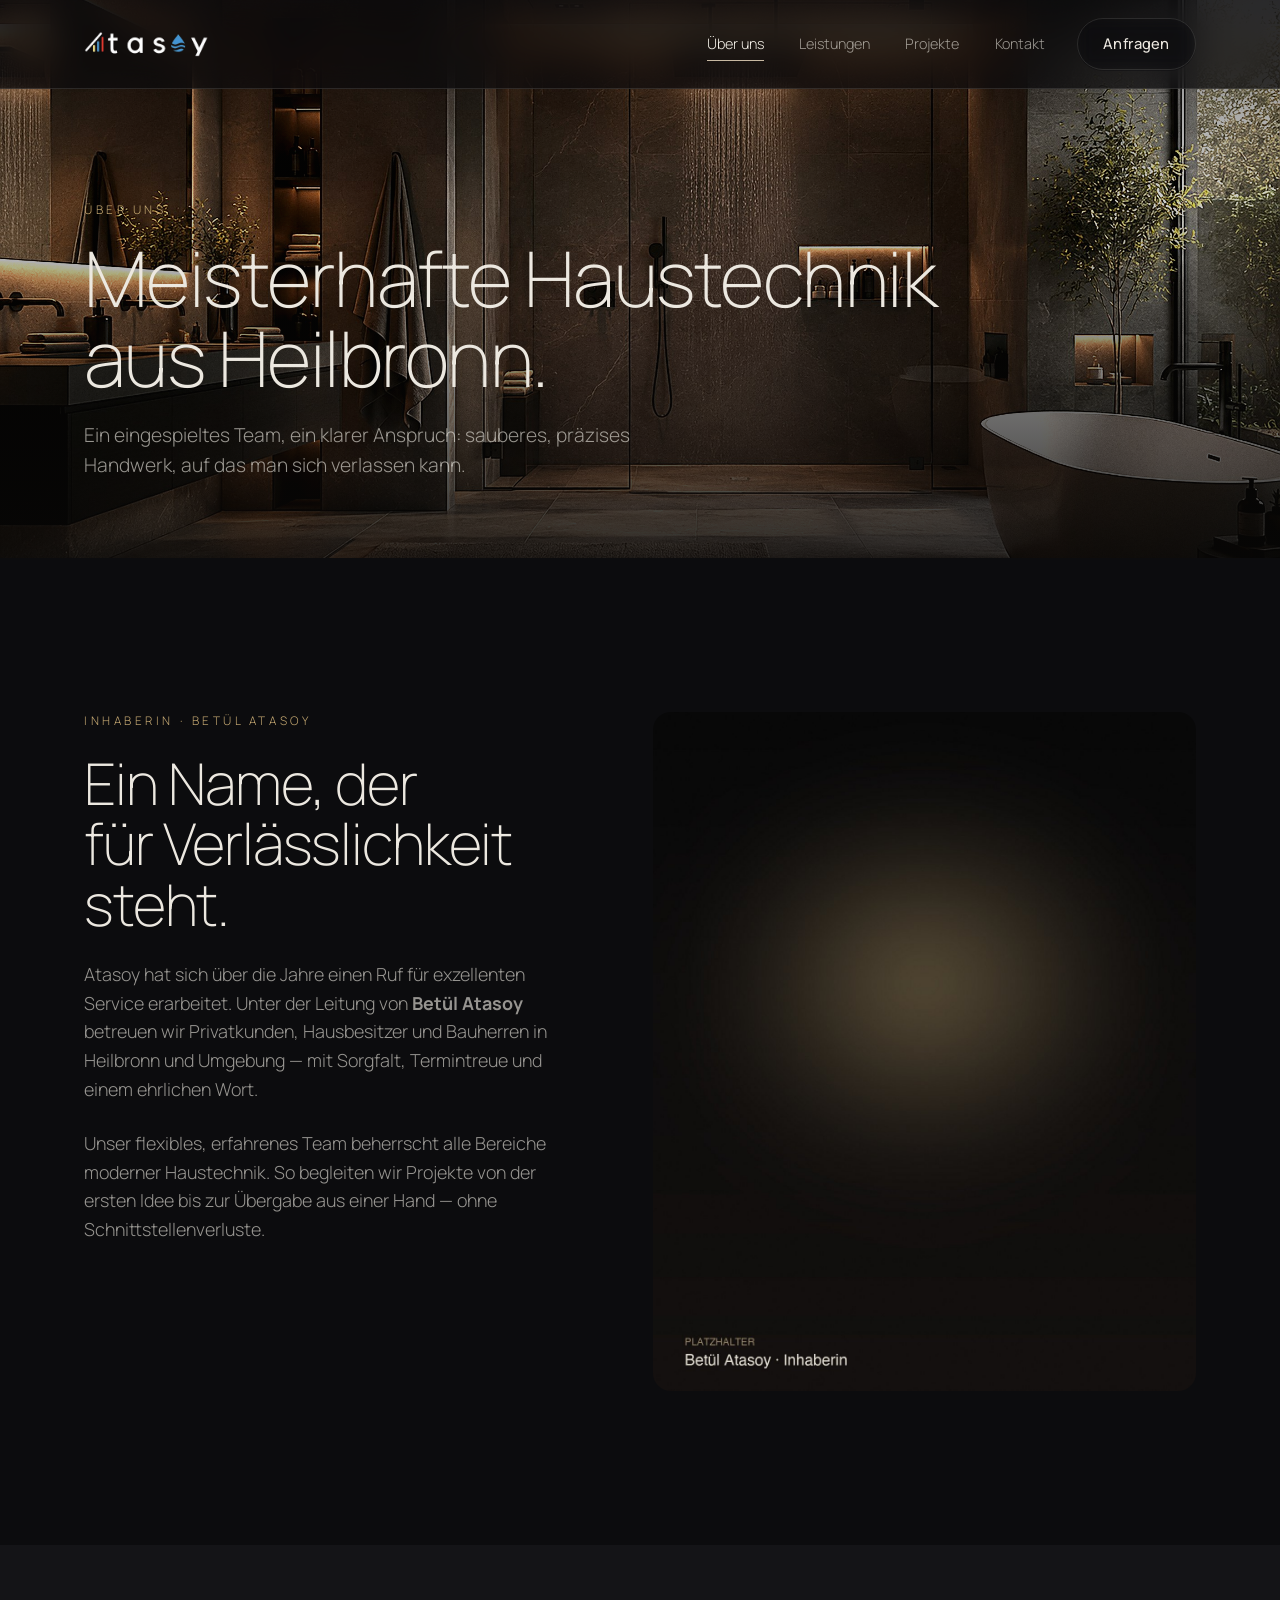
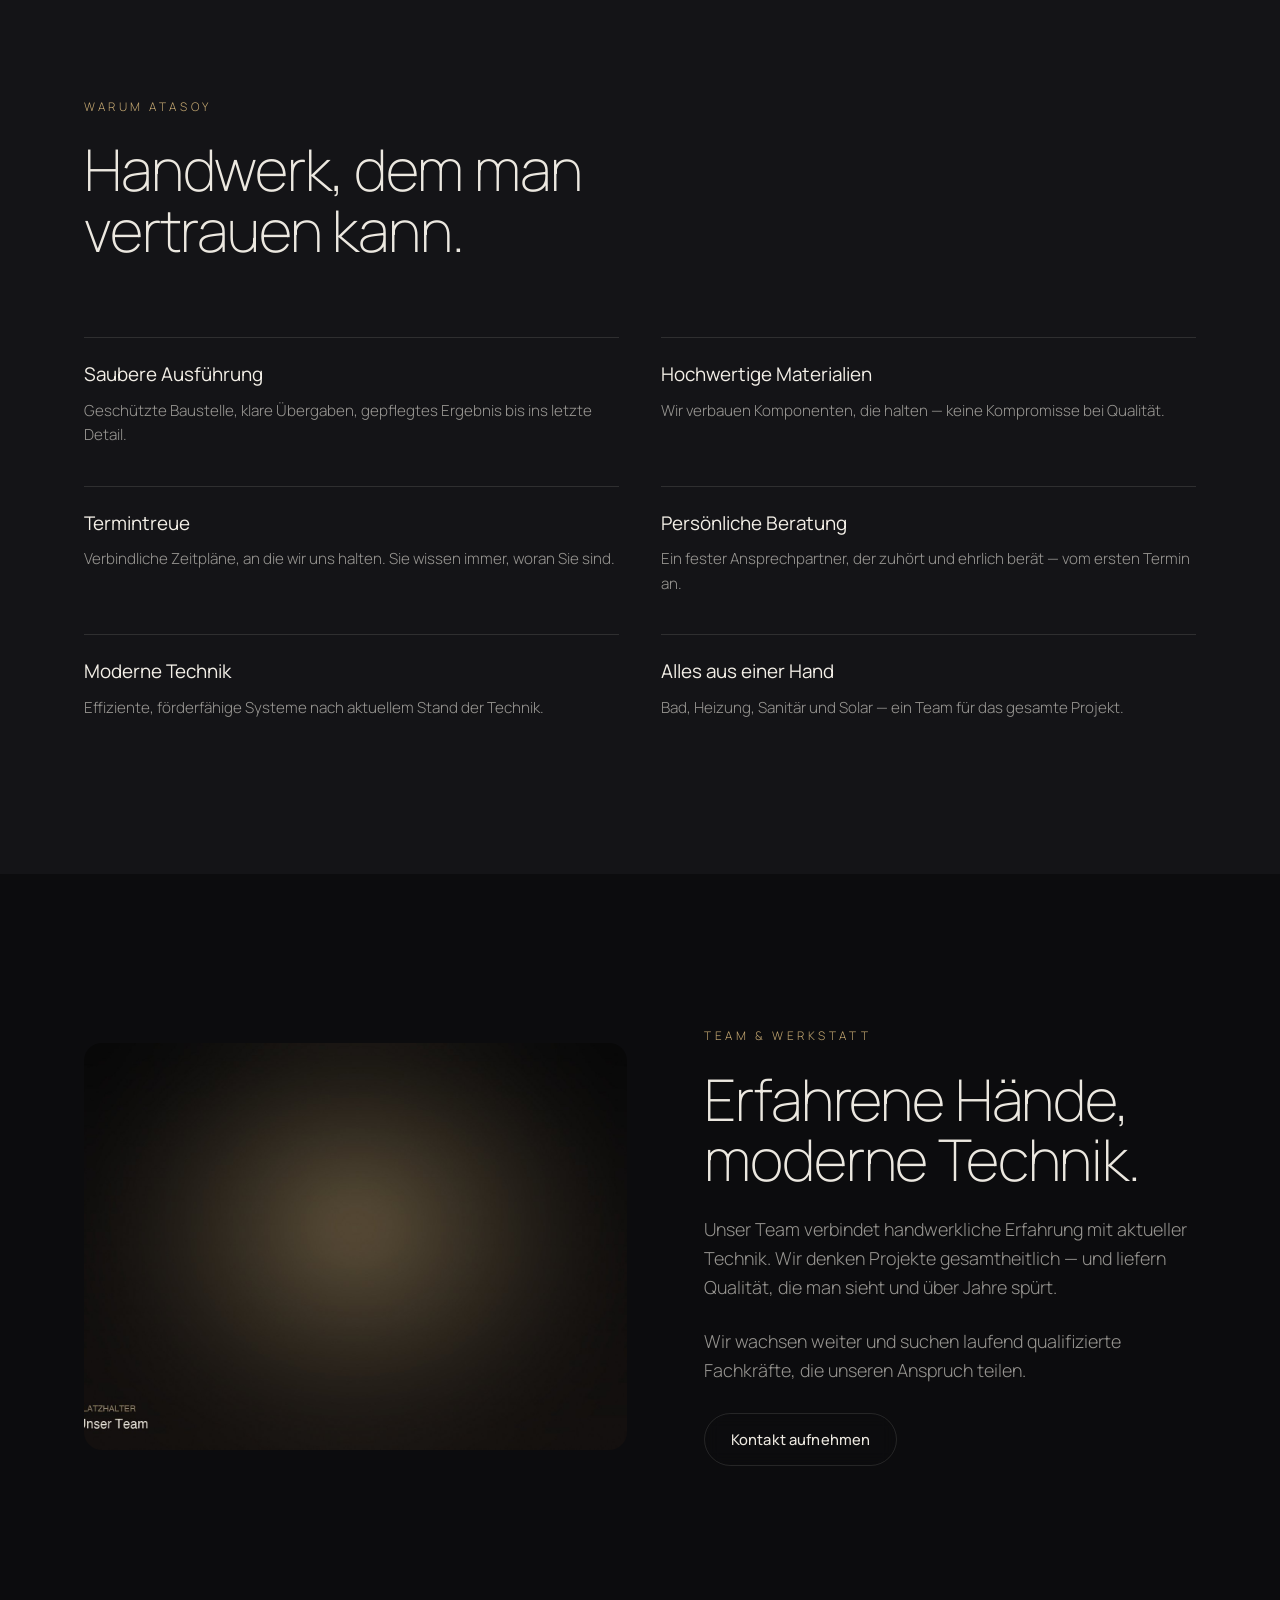
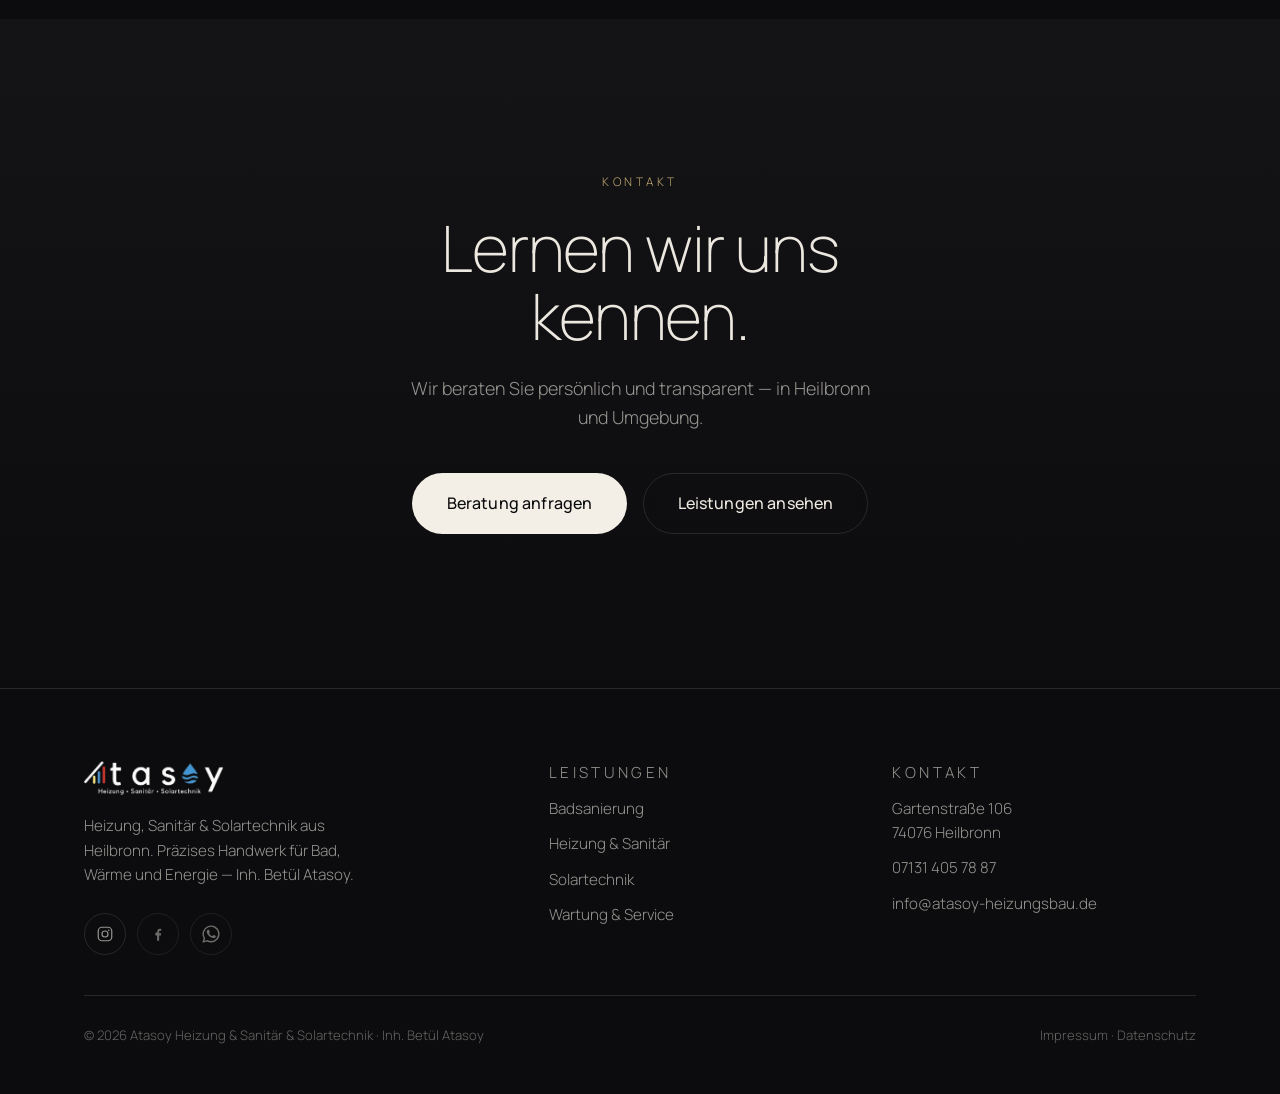
<file: ueber-uns.html>
<!DOCTYPE html>
<html lang="de">
<head>
<meta charset="UTF-8" />
<meta name="viewport" content="width=device-width, initial-scale=1.0" />
<meta name="description" content="Über Atasoy Heilbronn — Inhaberin Betül Atasoy und ihr erfahrenes Team für Heizung, Sanitär, Bad und Solartechnik. Langjähriger Ruf für exzellenten Service." />
<meta name="theme-color" content="#0c0c0e" />
<title>Über uns · Atasoy Heizung, Sanitär & Solartechnik</title>
<link rel="preconnect" href="https://fonts.googleapis.com" />
<link rel="preconnect" href="https://fonts.gstatic.com" crossorigin />
<link href="https://fonts.googleapis.com/css2?family=Manrope:wght@200;300;400;500;600;700&display=swap" rel="stylesheet" />
<link rel="stylesheet" href="assets/styles.css?v=10" />
<link rel="icon" href="images/favicon.ico?v=10" sizes="any" />
<link rel="icon" type="image/png" sizes="32x32" href="images/favicon-32.png?v=10" />
<link rel="icon" type="image/png" sizes="16x16" href="images/favicon-16.png?v=10" />
<link rel="apple-touch-icon" href="images/apple-touch-icon.png?v=10" />
</head>
<body>
<a class="skip-link" href="#main">Zum Inhalt springen</a>

<header class="nav" id="nav" data-nav data-nav-solid>
  <div class="nav__inner">
    <a class="nav__logo" href="index.html" aria-label="Atasoy Startseite">
      <img src="images/atasoy-wordmark.png" alt="Atasoy – Heizung, Sanitär, Solartechnik" />
    </a>
    <nav class="nav__links" aria-label="Hauptnavigation">
      <a href="ueber-uns.html" aria-current="page">Über uns</a>
      <a href="leistungen.html">Leistungen</a>
      <a href="projekte.html">Projekte</a>
      <a href="kontakt.html">Kontakt</a>
    </nav>
    <a href="kontakt.html" class="btn btn--ghost nav__cta">Anfragen</a>
    <button class="nav__burger" aria-label="Menü öffnen" aria-expanded="false" data-burger><span></span><span></span></button>
  </div>
  <div class="nav__mobile">
    <a href="ueber-uns.html">Über uns</a><a href="leistungen.html">Leistungen</a>
    <a href="projekte.html">Projekte</a><a href="kontakt.html">Kontakt</a>
    <a href="kontakt.html" class="btn btn--solid">Anfragen</a>
  </div>
</header>

<section class="page-hero">
  <div class="page-hero__img"><img src="images/bathroom-hero.jpg" alt="Hochwertiges Bad von Atasoy" fetchpriority="high" /></div>
  <div class="page-hero__veil"></div>
  <div class="page-hero__inner">
    <p class="page-hero__eyebrow">Über uns</p>
    <h1 class="page-hero__title">Meisterhafte Haustechnik<br />aus Heilbronn.</h1>
    <p class="page-hero__lead">Ein eingespieltes Team, ein klarer Anspruch: sauberes, präzises Handwerk, auf das man sich verlassen kann.</p>
  </div>
</section>

<main id="main">
  <!-- Story / Inhaberin -->
  <section class="section">
    <div class="container split split--reverse">
      <div class="split__media split__media--portrait" data-reveal>
        <img src="images/ph-inhaberin.jpg" alt="Platzhalter — Betül Atasoy, Inhaberin" loading="lazy" />
      </div>
      <div class="split__body" data-reveal>
        <p class="section__eyebrow">Inhaberin · Betül Atasoy</p>
        <h2 class="section__title">Ein Name, der<br />für Verlässlichkeit steht.</h2>
        <p class="section__lead">Atasoy hat sich über die Jahre einen Ruf für exzellenten Service erarbeitet. Unter der Leitung von <strong>Betül Atasoy</strong> betreuen wir Privatkunden, Hausbesitzer und Bauherren in Heilbronn und Umgebung — mit Sorgfalt, Termintreue und einem ehrlichen Wort.</p>
        <p class="section__lead">Unser flexibles, erfahrenes Team beherrscht alle Bereiche moderner Haustechnik. So begleiten wir Projekte von der ersten Idee bis zur Übergabe aus einer Hand — ohne Schnittstellenverluste.</p>
      </div>
    </div>
  </section>

  <!-- Werte -->
  <section class="section bg-2">
    <div class="container">
      <header class="section__head" data-reveal>
        <p class="section__eyebrow">Warum Atasoy</p>
        <h2 class="section__title">Handwerk, dem man<br />vertrauen kann.</h2>
      </header>
      <ul class="values">
        <li data-reveal><span>Saubere Ausführung</span><p>Geschützte Baustelle, klare Übergaben, gepflegtes Ergebnis bis ins letzte Detail.</p></li>
        <li data-reveal><span>Hochwertige Materialien</span><p>Wir verbauen Komponenten, die halten — keine Kompromisse bei Qualität.</p></li>
        <li data-reveal><span>Termintreue</span><p>Verbindliche Zeitpläne, an die wir uns halten. Sie wissen immer, woran Sie sind.</p></li>
        <li data-reveal><span>Persönliche Beratung</span><p>Ein fester Ansprechpartner, der zuhört und ehrlich berät — vom ersten Termin an.</p></li>
        <li data-reveal><span>Moderne Technik</span><p>Effiziente, förderfähige Systeme nach aktuellem Stand der Technik.</p></li>
        <li data-reveal><span>Alles aus einer Hand</span><p>Bad, Heizung, Sanitär und Solar — ein Team für das gesamte Projekt.</p></li>
      </ul>
    </div>
  </section>

  <!-- Team / Werkstatt -->
  <section class="section">
    <div class="container split">
      <div class="split__media" data-reveal><img src="images/ph-team.jpg" alt="Platzhalter — unser Team" loading="lazy" /></div>
      <div class="split__body" data-reveal>
        <p class="section__eyebrow">Team &amp; Werkstatt</p>
        <h2 class="section__title">Erfahrene Hände,<br />moderne Technik.</h2>
        <p class="section__lead">Unser Team verbindet handwerkliche Erfahrung mit aktueller Technik. Wir denken Projekte gesamtheitlich — und liefern Qualität, die man sieht und über Jahre spürt.</p>
        <p class="section__lead">Wir wachsen weiter und suchen laufend qualifizierte Fachkräfte, die unseren Anspruch teilen.</p>
      </div>
      <div class="split__cta" data-reveal>
        <a href="kontakt.html" class="btn btn--ghost">Kontakt aufnehmen</a>
      </div>
    </div>
  </section>

  <section class="section cta bg-grad-rev">
    <div class="container cta__inner" data-reveal>
      <p class="section__eyebrow">Kontakt</p>
      <h2 class="cta__title">Lernen wir uns<br />kennen.</h2>
      <p class="cta__sub">Wir beraten Sie persönlich und transparent — in Heilbronn und Umgebung.</p>
      <div class="cta__actions">
        <a href="kontakt.html" class="btn btn--solid btn--lg">Beratung anfragen</a>
        <a href="leistungen.html" class="btn btn--ghost btn--lg">Leistungen ansehen</a>
      </div>
    </div>
  </section>
</main>

<footer class="footer">
  <div class="container">
    <div class="footer__top">
      <div>
        <div class="footer__brand"><img src="images/atasoy-logo.png" alt="Atasoy – Heizung, Sanitär, Solartechnik" /></div>
        <p class="footer__desc">Heizung, Sanitär & Solartechnik aus Heilbronn. Präzises Handwerk für Bad, Wärme und Energie — Inh. Betül Atasoy.</p>
        <div class="social" aria-label="Social Media">
          <a href="https://www.instagram.com/atasoy.heizungsbau/" target="_blank" rel="noopener" aria-label="Instagram – atasoy.heizungsbau">
            <svg viewBox="0 0 24 24" fill="none" stroke="currentColor" stroke-width="1.6" aria-hidden="true"><rect x="3" y="3" width="18" height="18" rx="5"/><circle cx="12" cy="12" r="4"/><circle cx="17" cy="7" r="1.1" fill="currentColor" stroke="none"/></svg>
          </a>
          <a href="#" aria-label="Facebook (folgt)" title="Facebook – folgt">
            <svg viewBox="0 0 24 24" fill="currentColor" aria-hidden="true"><path d="M13.5 21v-7h2.3l.4-2.9h-2.7V9.2c0-.84.26-1.42 1.46-1.42h1.34V5.18c-.23-.03-1.03-.1-1.96-.1-1.94 0-3.27 1.18-3.27 3.36v1.66H8.5V14h2.27v7h2.73z"/></svg>
          </a>
          <a href="#" aria-label="WhatsApp (folgt)" title="WhatsApp – folgt">
            <svg viewBox="0 0 24 24" fill="currentColor" aria-hidden="true"><path d="M.5 23.5l1.6-5.9A11.4 11.4 0 1 1 12 23.4a11.4 11.4 0 0 1-5.45-1.39L.5 23.5zM6.8 19.9l.35.2a9.5 9.5 0 0 0 4.84 1.33 9.46 9.46 0 1 0-8.02-4.43l.23.37-.95 3.48 3.54-.62z"/><path d="M9.4 6.9c-.22-.49-.45-.5-.66-.51h-.56c-.2 0-.51.07-.78.37-.27.3-1.02 1-1.02 2.43s1.05 2.82 1.2 3.02 2.06 3.3 5.05 4.5c2.49.98 3 .79 3.54.74.54-.05 1.74-.71 1.99-1.4.25-.69.25-1.28.17-1.4-.07-.12-.27-.2-.56-.34-.29-.14-1.74-.86-2.01-.96-.27-.1-.47-.15-.66.15-.2.29-.76.95-.93 1.15-.17.2-.34.22-.63.07s-1.24-.46-2.36-1.46c-.87-.78-1.46-1.74-1.63-2.03-.17-.29-.02-.45.13-.6.13-.13.29-.34.44-.51.15-.17.2-.29.29-.49.1-.2.05-.37-.02-.51s-.66-1.58-.91-2.16z"/></svg>
          </a>
        </div>
      </div>
      <div class="footer__col"><p class="footer__coltitle">Leistungen</p>
        <a href="leistungen.html#badsanierung">Badsanierung</a><a href="leistungen.html#sanitaer">Heizung &amp; Sanitär</a>
        <a href="leistungen.html#solar">Solartechnik</a><a href="leistungen.html#wartung">Wartung &amp; Service</a></div>
      <div class="footer__col"><p class="footer__coltitle">Kontakt</p>
        <p>Gartenstraße 106<br />74076 Heilbronn</p>
        <a href="tel:+4971314057887">07131 405 78 87</a>
        <a href="mailto:info@atasoy-heizungsbau.de">info@atasoy-heizungsbau.de</a></div>
    </div>
    <div class="footer__bottom">
      <span>© <span data-year>2026</span> Atasoy Heizung &amp; Sanitär &amp; Solartechnik · Inh. Betül Atasoy</span>
      <span>Impressum · Datenschutz</span>
    </div>
  </div>
</footer>

<script src="assets/main.js?v=10"></script>
</body>
</html>
</file>
<file: assets/styles.css>
/* =====================================================================
   ATASOY · Heizung & Sanitär & Solartechnik — shared theme
   ===================================================================== */
:root{
  --ink:#0c0c0e; --ink-2:#141417; --ink-3:#1b1b1f;
  --sand:#c8b9a2; --sand-soft:#ddd3c3; --paper:#f3efe7; --champagne:#c6a972;
  --text:#ece8e0; --text-soft:rgba(236,232,224,.62); --text-faint:rgba(236,232,224,.40);
  --line:rgba(236,232,224,.12);
  --font:"Manrope",system-ui,-apple-system,"Segoe UI",sans-serif;
  --container:1240px; --pad:clamp(1.25rem,5vw,4rem); --radius:18px;
  --ease:cubic-bezier(.22,1,.36,1);
}
*,*::before,*::after{box-sizing:border-box;}
html{scroll-behavior:smooth;-webkit-text-size-adjust:100%;}
body{margin:0;font-family:var(--font);font-weight:300;color:var(--text);background:var(--ink);
  line-height:1.6;-webkit-font-smoothing:antialiased;text-rendering:optimizeLegibility;overflow-x:hidden;}
img{display:block;max-width:100%;}
h1,h2,h3{margin:0;font-weight:300;letter-spacing:-.02em;line-height:1.05;}
p{margin:0;} a{color:inherit;text-decoration:none;} ul,ol{margin:0;padding:0;list-style:none;}
.container{width:100%;max-width:var(--container);margin-inline:auto;padding-inline:var(--pad);}
.skip-link{position:absolute;left:-999px;top:0;z-index:200;background:var(--paper);color:var(--ink);padding:.75rem 1.25rem;border-radius:0 0 10px 0;}
.skip-link:focus{left:0;}
:focus-visible{outline:2px solid var(--champagne);outline-offset:3px;border-radius:4px;}

/* Buttons */
.btn{display:inline-flex;align-items:center;justify-content:center;gap:.5rem;font-size:.92rem;font-weight:500;
  letter-spacing:.01em;padding:.85rem 1.6rem;border-radius:999px;border:1px solid transparent;cursor:pointer;
  transition:transform .4s var(--ease),background .4s var(--ease),color .4s var(--ease),border-color .4s var(--ease);white-space:nowrap;}
.btn--solid{background:var(--paper);color:var(--ink);}
.btn--solid:hover{transform:translateY(-2px);background:#fff;}
.btn--ghost{background:transparent;color:var(--text);border-color:var(--line);backdrop-filter:blur(8px);}
.btn--ghost:hover{border-color:var(--sand);color:var(--paper);transform:translateY(-2px);}
.btn--lg{padding:1.05rem 2.1rem;font-size:1rem;}

/* Nav */
.nav{position:fixed;inset:0 0 auto 0;z-index:100;border-bottom:1px solid transparent;will-change:transform;
  transition:background .5s var(--ease),backdrop-filter .5s var(--ease),border-color .5s var(--ease),transform .45s var(--ease);}
.nav.is-hidden{transform:translateY(-100%);}
.nav.is-open.is-hidden{transform:none;}
.nav.is-scrolled,.nav.is-solid{background:rgba(12,12,14,.72);backdrop-filter:blur(18px) saturate(140%);
  -webkit-backdrop-filter:blur(18px) saturate(140%);border-bottom-color:var(--line);}
.nav__inner{max-width:var(--container);margin-inline:auto;padding:1.1rem var(--pad);display:flex;align-items:center;justify-content:space-between;gap:1.5rem;}
.nav__logo{display:flex;align-items:center;gap:.7rem;}
.nav__logo img{height:26px;width:auto;display:block;}
.footer__brand img{height:34px;width:auto;display:block;}
.nav__logo-mark{display:grid;place-items:center;width:38px;height:38px;border:1px solid var(--sand);border-radius:50%;color:var(--sand);font-weight:600;font-size:1.05rem;}
.nav__logo-text{display:flex;flex-direction:column;font-weight:600;letter-spacing:.22em;font-size:.95rem;line-height:1.1;}
.nav__logo-text small{font-weight:400;letter-spacing:.18em;font-size:.58rem;color:var(--text-soft);margin-top:2px;}
.nav__links{display:flex;gap:2.2rem;margin-left:auto;}
.nav__links a{position:relative;font-size:.9rem;color:var(--text-soft);transition:color .3s var(--ease);}
.nav__links a::after{content:"";position:absolute;left:0;bottom:-6px;width:100%;height:1px;background:var(--sand);transform:scaleX(0);transform-origin:left;transition:transform .4s var(--ease);}
.nav__links a:hover,.nav__links a[aria-current="page"]{color:var(--paper);}
.nav__links a[aria-current="page"]::after,.nav__links a:hover::after{transform:scaleX(1);}
.nav__cta{margin-left:.5rem;}
.nav__burger{display:none;flex-direction:column;gap:6px;width:42px;height:42px;align-items:center;justify-content:center;background:transparent;border:1px solid var(--line);border-radius:12px;cursor:pointer;}
.nav__burger span{width:18px;height:1.5px;background:var(--text);transition:transform .4s var(--ease),opacity .3s var(--ease);}
.nav.is-open .nav__burger span:nth-child(1){transform:translateY(3.75px) rotate(45deg);}
.nav.is-open .nav__burger span:nth-child(2){transform:translateY(-3.75px) rotate(-45deg);}
.nav__mobile{display:none;flex-direction:column;gap:.4rem;padding:.5rem var(--pad) 1.75rem;background:rgba(12,12,14,.95);backdrop-filter:blur(18px);border-bottom:1px solid var(--line);}
.nav.is-open .nav__mobile{display:flex;}
.nav__mobile a{padding:.85rem 0;font-size:1.1rem;color:var(--text-soft);border-bottom:1px solid var(--line);}
.nav__mobile .btn{margin-top:1rem;}

/* ===== Cinematic intro (index only) ===== */
.intro{position:relative;}
.intro__viewport{position:relative;height:100vh;height:100svh;width:100%;overflow:hidden;background:var(--ink);}
.intro__layer{position:absolute;inset:0;margin:0;will-change:opacity;transform:translateZ(0);backface-visibility:hidden;
  background:radial-gradient(120% 90% at 40% 35%,rgba(60,50,38,.9),var(--ink) 70%);}
.intro__layer picture{display:block;width:100%;height:100%;}
.intro__layer img{width:100%;height:100%;object-fit:cover;object-position:var(--focus-x,50%) var(--focus-y,50%);filter:brightness(1.06) contrast(1.03) saturate(1.04);}
.intro__layer[data-layer="0"]{z-index:3;}
.intro__layer[data-layer="1"]{z-index:2;}
.intro__layer[data-layer="2"]{z-index:1;}
/* Auto crossfade slideshow — all viewports, no scroll-jack */
.intro__layer{opacity:0;animation:introCycle 15s linear infinite;}
.intro__layer[data-layer="1"]{animation-delay:5s;}
.intro__layer[data-layer="2"]{animation-delay:10s;}
@keyframes introCycle{0%{opacity:0}6%{opacity:1}30%{opacity:1}36%{opacity:0}100%{opacity:0}}
.no-motion .intro__layer{animation:none;}
.no-motion .intro__layer[data-layer="0"]{opacity:1;}
.intro--paused .intro__layer{animation-play-state:paused;}
.intro__vignette{position:absolute;inset:0;z-index:5;pointer-events:none;
  background:radial-gradient(130% 100% at 60% 45%,transparent 50%,rgba(8,7,6,.40) 100%),
  linear-gradient(180deg,rgba(10,9,8,.30) 0%,transparent 30%,transparent 62%,rgba(8,7,6,.55) 100%);}
.intro__dip{position:absolute;inset:0;z-index:6;pointer-events:none;opacity:0;background:radial-gradient(130% 110% at 50% 45%,rgba(20,16,12,.2),rgba(6,5,4,.95));}
.intro__grain{position:absolute;inset:0;z-index:7;pointer-events:none;opacity:.05;mix-blend-mode:overlay;
  background-image:url("data:image/svg+xml,%3Csvg xmlns='http://www.w3.org/2000/svg' width='160' height='160'%3E%3Cfilter id='n'%3E%3CfeTurbulence type='fractalNoise' baseFrequency='0.9' numOctaves='2'/%3E%3C/filter%3E%3Crect width='100%25' height='100%25' filter='url(%23n)'/%3E%3C/svg%3E");}
.intro__copy{position:absolute;inset:0;z-index:8;display:grid;place-items:center stretch;padding:var(--pad);pointer-events:none;}
.intro__scene{grid-area:1/1;text-align:center;width:100%;max-width:1000px;margin-inline:auto;will-change:transform,opacity;}
.intro__scene[data-scene="1"],.intro__scene[data-scene="2"]{opacity:0;}
.intro__eyebrow{font-size:.78rem;letter-spacing:.32em;text-transform:uppercase;color:var(--champagne);margin-bottom:1.5rem;}
.intro__title{font-size:clamp(2.4rem,6.4vw,5.4rem);font-weight:200;letter-spacing:-.03em;text-shadow:0 8px 60px rgba(0,0,0,.5);}
.intro__sub{margin-top:1.6rem;font-size:clamp(.95rem,1.6vw,1.15rem);color:var(--text-soft);letter-spacing:.02em;}
.intro__hint{position:absolute;left:50%;bottom:2.2rem;transform:translateX(-50%);z-index:8;display:flex;flex-direction:column;align-items:center;gap:.7rem;font-size:.7rem;letter-spacing:.28em;text-transform:uppercase;color:var(--text-faint);}
.intro__hint i{width:1px;height:38px;background:linear-gradient(var(--sand),transparent);animation:hintPulse 2.4s var(--ease) infinite;}
@keyframes hintPulse{0%,100%{transform:scaleY(.4);opacity:.4;transform-origin:top;}50%{transform:scaleY(1);opacity:1;transform-origin:top;}}

/* ===== Page hero (subpages) ===== */
.page-hero{position:relative;min-height:62vh;display:flex;align-items:flex-end;overflow:hidden;}
.page-hero__img{position:absolute;inset:0;}
.page-hero__img img{width:100%;height:100%;object-fit:cover;filter:brightness(1.18) contrast(1.04) saturate(1.05);}
.page-hero__veil{position:absolute;inset:0;background:linear-gradient(180deg,rgba(10,9,8,.55) 0%,rgba(10,9,8,.2) 35%,rgba(8,7,6,.85) 100%);}
.page-hero__inner{position:relative;z-index:2;width:100%;max-width:var(--container);margin-inline:auto;padding:0 var(--pad) clamp(3rem,6vw,5rem);}
.page-hero__eyebrow{font-size:.74rem;letter-spacing:.3em;text-transform:uppercase;color:var(--champagne);margin-bottom:1.1rem;}
.page-hero__title{font-size:clamp(2.4rem,6vw,5rem);font-weight:200;}
.page-hero__lead{margin-top:1.3rem;max-width:58ch;color:var(--text-soft);font-size:clamp(1rem,1.5vw,1.2rem);}
.crumbs{font-size:.8rem;letter-spacing:.04em;color:var(--text-faint);margin-bottom:1.4rem;}
.crumbs a:hover{color:var(--sand);}

/* ===== Sections / shared ===== */
.section{padding:clamp(5rem,12vw,10rem) 0;position:relative;}
.section--tight{padding:clamp(3.5rem,8vw,6rem) 0;}
.section__eyebrow{font-size:.74rem;letter-spacing:.3em;text-transform:uppercase;color:var(--champagne);margin-bottom:1.4rem;}
.section__title{font-size:clamp(2rem,4.6vw,3.6rem);font-weight:200;}
.section__lead{margin-top:1.6rem;max-width:56ch;color:var(--text-soft);font-size:clamp(1rem,1.4vw,1.18rem);}
.section__head{max-width:60ch;margin-bottom:clamp(3rem,6vw,5rem);}
.section__head--center{margin-inline:auto;text-align:center;}
.section__head--center .section__title{margin-inline:auto;}

/* Service rows (leistungen) */
.svc{display:grid;grid-template-columns:1fr 1fr;gap:clamp(2rem,5vw,5rem);align-items:center;padding:clamp(3rem,7vw,6rem) 0;border-top:1px solid var(--line);}
.svc:nth-child(even) .svc__media{order:2;}
.svc__media{position:relative;border-radius:var(--radius);overflow:hidden;aspect-ratio:3/2;}
.svc__media img{width:100%;height:100%;object-fit:cover;transition:transform 1.2s var(--ease);}
.svc:hover .svc__media img{transform:scale(1.05);}
.svc__media::after{content:"";position:absolute;inset:0;background:linear-gradient(180deg,transparent 55%,rgba(8,7,6,.5));}
.svc__num{font-size:.8rem;letter-spacing:.2em;color:var(--champagne);margin-bottom:1.2rem;}
.svc__title{font-size:clamp(1.7rem,3.2vw,2.6rem);font-weight:300;margin-bottom:1.2rem;}
.svc__text{color:var(--text-soft);font-size:1.02rem;}
.svc__list{margin-top:1.6rem;display:grid;gap:.6rem;}
.svc__list li{position:relative;padding-left:1.4rem;color:var(--text-soft);}
.svc__list li::before{content:"";position:absolute;left:0;top:.7em;width:7px;height:7px;border-radius:50%;background:var(--champagne);}

/* Cards grid (used on index leistungen teaser etc.) */
.cards{display:grid;grid-template-columns:repeat(3,1fr);gap:1.25rem;}
.card{position:relative;padding:clamp(1.75rem,3vw,2.6rem);background:linear-gradient(160deg,rgba(255,255,255,.035),rgba(255,255,255,.01));border:1px solid var(--line);border-radius:var(--radius);overflow:hidden;transition:transform .5s var(--ease),background .5s var(--ease);}
.card::before{content:"";position:absolute;inset:0;border-radius:inherit;padding:1px;background:linear-gradient(160deg,rgba(198,169,114,.5),transparent 40%);-webkit-mask:linear-gradient(#000 0 0) content-box,linear-gradient(#000 0 0);-webkit-mask-composite:xor;mask-composite:exclude;opacity:0;transition:opacity .5s var(--ease);}
.card:hover{transform:translateY(-6px);background:linear-gradient(160deg,rgba(255,255,255,.06),rgba(255,255,255,.02));}
.card:hover::before{opacity:1;}
.card__num{display:block;font-size:.8rem;letter-spacing:.2em;color:var(--champagne);margin-bottom:2.5rem;}
.card__title{font-size:1.4rem;font-weight:400;margin-bottom:.9rem;}
.card__text{color:var(--text-soft);font-size:.98rem;}
.card--link:hover{cursor:pointer;}

/* Split (about / image+text) */
.split{display:grid;grid-template-columns:1.05fr .95fr;column-gap:clamp(2.5rem,6vw,6rem);align-items:center;
  grid-template-areas:"media body" "media cta";}
.split--reverse{grid-template-columns:.95fr 1.05fr;grid-template-areas:"body media" "cta media";}
.split__media{grid-area:media;position:relative;border-radius:var(--radius);overflow:hidden;aspect-ratio:4/3;}
.split__media img{width:100%;height:100%;object-fit:cover;}
.split__media--portrait{aspect-ratio:4/5;}
.split__body{grid-area:body;}
.split__cta{grid-area:cta;margin-top:1.8rem;}
/* Compact, centered image feature (e.g. Über-uns teaser) */
.split--feature{grid-template-columns:.82fr 1.18fr;}
.split--feature .split__media{max-width:380px;width:100%;margin-inline:auto;}

/* Stats / values */
.values{display:grid;grid-template-columns:1fr 1fr;gap:2.4rem 2.6rem;}
.values li{border-top:1px solid var(--line);padding-top:1.3rem;}
.values span{display:block;font-size:1.18rem;font-weight:400;margin-bottom:.6rem;color:var(--paper);}
.values p{color:var(--text-soft);font-size:.95rem;}

/* Process */
.process__list{display:grid;grid-template-columns:repeat(4,1fr);gap:1.25rem;}
.process__step{position:relative;padding:2.4rem 1.6rem;border-top:1px solid var(--line);}
.process__step h3{font-size:1.35rem;font-weight:400;margin:1.4rem 0 .7rem;}
.process__step p{color:var(--text-soft);font-size:.95rem;}
.process__num{font-size:.85rem;letter-spacing:.2em;color:var(--champagne);}

/* Projects gallery */
.gallery{display:grid;grid-template-columns:repeat(3,1fr);gap:1.1rem;}
.gallery__item{position:relative;border-radius:var(--radius);overflow:hidden;aspect-ratio:4/3;}
.gallery__item img{width:100%;height:100%;object-fit:cover;transition:transform 1.1s var(--ease);}
.gallery__item:hover img{transform:scale(1.06);}
.gallery__cap{position:absolute;inset:auto 0 0 0;padding:1.4rem;background:linear-gradient(180deg,transparent,rgba(8,7,6,.85));font-size:1rem;color:var(--paper);z-index:2;}
.gallery__tag{display:block;font-size:.7rem;letter-spacing:.2em;text-transform:uppercase;color:var(--champagne);margin-bottom:.35rem;}

/* Contact */
.contact-grid{display:grid;grid-template-columns:.85fr 1.15fr;gap:clamp(2.5rem,6vw,5rem);align-items:start;}
.info{display:grid;gap:1.6rem;}
.info__row{border-top:1px solid var(--line);padding-top:1.2rem;}
.info__label{font-size:.72rem;letter-spacing:.22em;text-transform:uppercase;color:var(--text-faint);margin-bottom:.5rem;}
.info__value{font-size:1.15rem;color:var(--paper);}
.info__value a:hover{color:var(--sand);}
.info__sub{color:var(--text-soft);font-size:.92rem;margin-top:.2rem;}
.form{display:grid;gap:1.1rem;}
.form__row{display:grid;gap:1.1rem;grid-template-columns:1fr 1fr;}
.field{display:grid;gap:.5rem;}
.field label{font-size:.8rem;letter-spacing:.04em;color:var(--text-soft);}
.field input,.field textarea,.field select{width:100%;background:rgba(255,255,255,.03);border:1px solid var(--line);border-radius:12px;
  padding:.9rem 1rem;color:var(--text);font-family:inherit;font-size:.98rem;transition:border-color .3s var(--ease),background .3s var(--ease);}
.field input:focus,.field textarea:focus,.field select:focus{outline:none;border-color:var(--sand);background:rgba(255,255,255,.05);}
.field textarea{min-height:140px;resize:vertical;}
.form__note{font-size:.82rem;color:var(--text-faint);}
.map{margin-top:clamp(3rem,6vw,5rem);border-radius:var(--radius);overflow:hidden;aspect-ratio:16/7;position:relative;}
.map img{width:100%;height:100%;object-fit:cover;}

/* CTA band */
.cta{background:radial-gradient(80% 120% at 50% 0%,rgba(198,169,114,.10),transparent 60%),var(--ink);text-align:center;}
.cta__inner{max-width:60ch;margin-inline:auto;}
.cta__title{font-size:clamp(2.2rem,5vw,4.2rem);font-weight:200;margin-top:.5rem;}
.cta__sub{margin:1.6rem auto 0;max-width:48ch;color:var(--text-soft);font-size:clamp(1rem,1.4vw,1.15rem);}
.cta__actions{margin-top:2.6rem;display:flex;gap:1rem;justify-content:center;flex-wrap:wrap;}

/* Backgrounds */
.bg-2{background:var(--ink-2);}
.bg-grad{background:linear-gradient(180deg,var(--ink) 0%,var(--ink-2) 100%);}
.bg-grad-rev{background:linear-gradient(180deg,var(--ink-2) 0%,var(--ink) 100%);}

/* Footer */
.footer{background:var(--ink);border-top:1px solid var(--line);padding:clamp(3rem,6vw,4.5rem) 0 3rem;}
.footer__top{display:grid;grid-template-columns:1.4fr 1fr 1fr;gap:2.5rem;padding-bottom:2.5rem;border-bottom:1px solid var(--line);}
.footer__brand{display:flex;align-items:center;gap:.7rem;margin-bottom:1.2rem;}
.footer__desc{color:var(--text-soft);font-size:.95rem;max-width:34ch;}
.footer__coltitle{font-size:.72rem;letter-spacing:.22em;text-transform:uppercase;color:var(--text-faint);margin-bottom:1.1rem;}
.social{display:flex;gap:.7rem;margin-top:1.6rem;}
.social a{display:grid;place-items:center;width:42px;height:42px;border:1px solid var(--line);border-radius:50%;color:var(--text-soft);transition:transform .35s var(--ease),border-color .35s var(--ease),color .35s var(--ease),background .35s var(--ease);}
.social a:hover{border-color:var(--sand);color:var(--ink);background:var(--sand);transform:translateY(-2px);}
.social svg{width:18px;height:18px;display:block;}
.social a[href="#"]{opacity:.7;}
.social a[href="#"]:hover{opacity:1;}
.footer__col a,.footer__col p{display:block;color:var(--text-soft);font-size:.95rem;margin-bottom:.7rem;transition:color .3s;}
.footer__col a:hover{color:var(--paper);}
.footer__bottom{display:flex;justify-content:space-between;gap:1rem;flex-wrap:wrap;padding-top:1.8rem;color:var(--text-faint);font-size:.82rem;}

/* Reveal */
[data-reveal]{opacity:0;transform:translateY(28px);transition:opacity .9s var(--ease),transform .9s var(--ease);}
[data-reveal].is-in{opacity:1;transform:none;}
.no-motion [data-reveal]{opacity:1;transform:none;}

/* Responsive */
@media (max-width:980px){
  .nav__links,.nav__cta{display:none;}
  .nav__burger{display:flex;}
  /* No backdrop-blur on touch devices — it re-renders every scroll frame and stutters */
  .nav.is-scrolled,.nav.is-solid{backdrop-filter:none;-webkit-backdrop-filter:none;background:rgba(12,12,14,.94);}
  .btn--ghost{backdrop-filter:none;}
  .cards{grid-template-columns:1fr 1fr;}
  .contact-grid{grid-template-columns:1fr;}
  .process__list{grid-template-columns:1fr 1fr;}
  .gallery{grid-template-columns:1fr 1fr;}
  .footer__top{grid-template-columns:1fr 1fr;}
  /* Mobile content order: TEXT -> IMAGE -> BUTTON (all image+text blocks) */
  .split{display:flex;flex-direction:column;gap:1.6rem;grid-template-areas:none;}
  .split__body{order:1;}
  .split__media{order:2;}
  .split__cta{order:3;margin-top:0;}
  .svc{display:flex;flex-direction:column;gap:1.6rem;}
  .svc__media{order:2;}
  /* portrait photos: taller frames so they aren't cropped/zoomed so hard */
  .svc__media{aspect-ratio:4/5;}
  .split__media{aspect-ratio:4/5;}
  .gallery__item{aspect-ratio:4/5;}
}
@media (max-width:620px){
  .cards,.values,.process__list,.gallery,.form__row,.footer__top{grid-template-columns:1fr;}
  .footer__bottom{flex-direction:column;}
  .intro__hint{display:none;}
}
@media (prefers-reduced-motion:reduce){
  html{scroll-behavior:auto;}
  .intro__layer{animation:none!important;}
  .intro__layer[data-layer="0"]{opacity:1!important;}
  .intro__layer[data-layer="1"],.intro__layer[data-layer="2"]{opacity:0!important;}
  .intro__scene[data-scene="0"]{opacity:1!important;}
  .intro__hint i{animation:none;}
  [data-reveal]{opacity:1!important;transform:none!important;}
}
</file>
